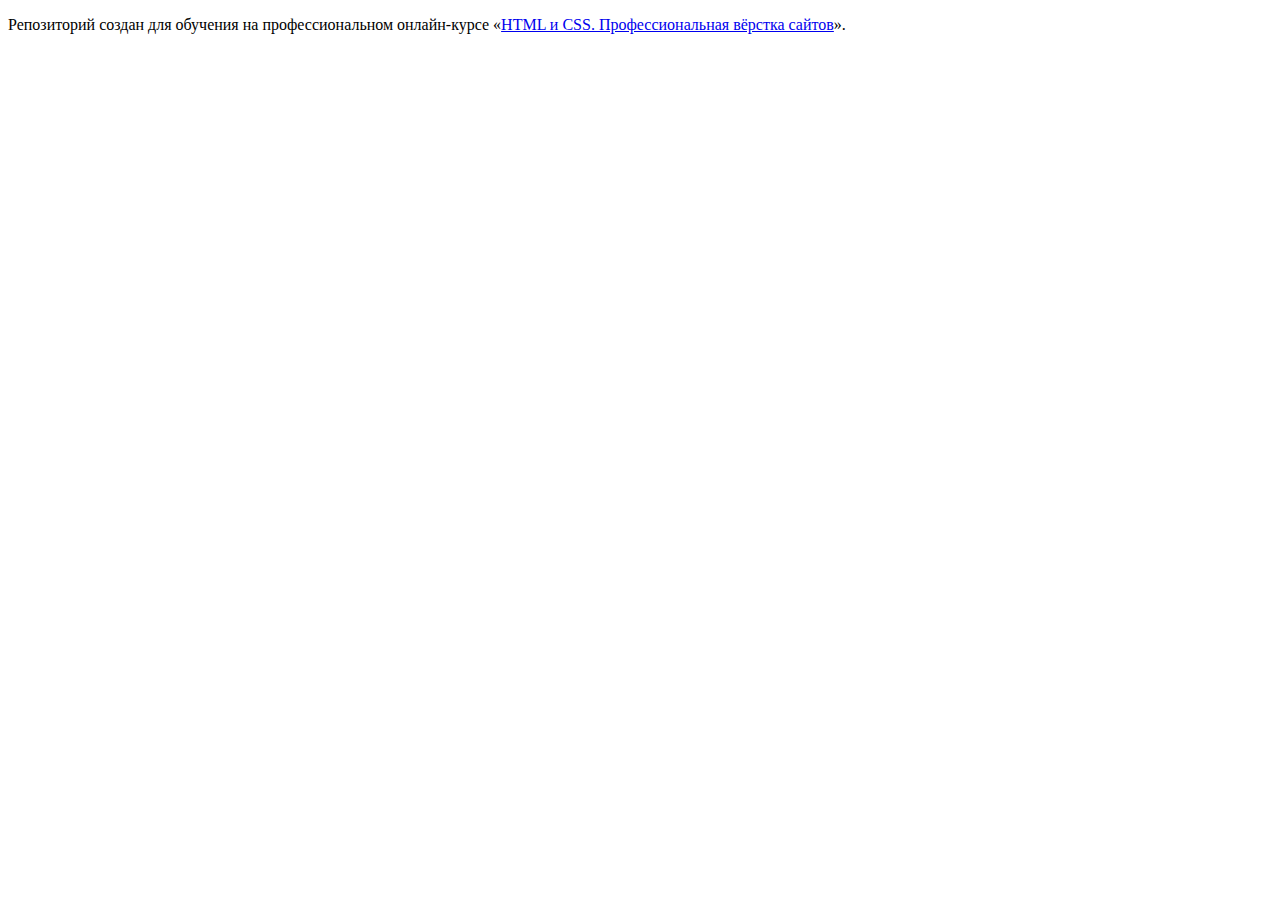
<file: 1/index.html>
<!DOCTYPE html>
<html lang="ru">
  <head>
    <meta charset="utf-8">
    <title>HTML Academy: Седона</title>
    <base href="https://htmlacademy-htmlcss.github.io/851151-sedona-34/1/">
</head>
  <body>

    <p>Репозиторий создан для обучения на профессиональном онлайн‑курсе «<a href="https://htmlacademy.ru/intensive/htmlcss">HTML и CSS. Профессиональная вёрстка сайтов</a>».</p>

  </body>
</html>
</file>
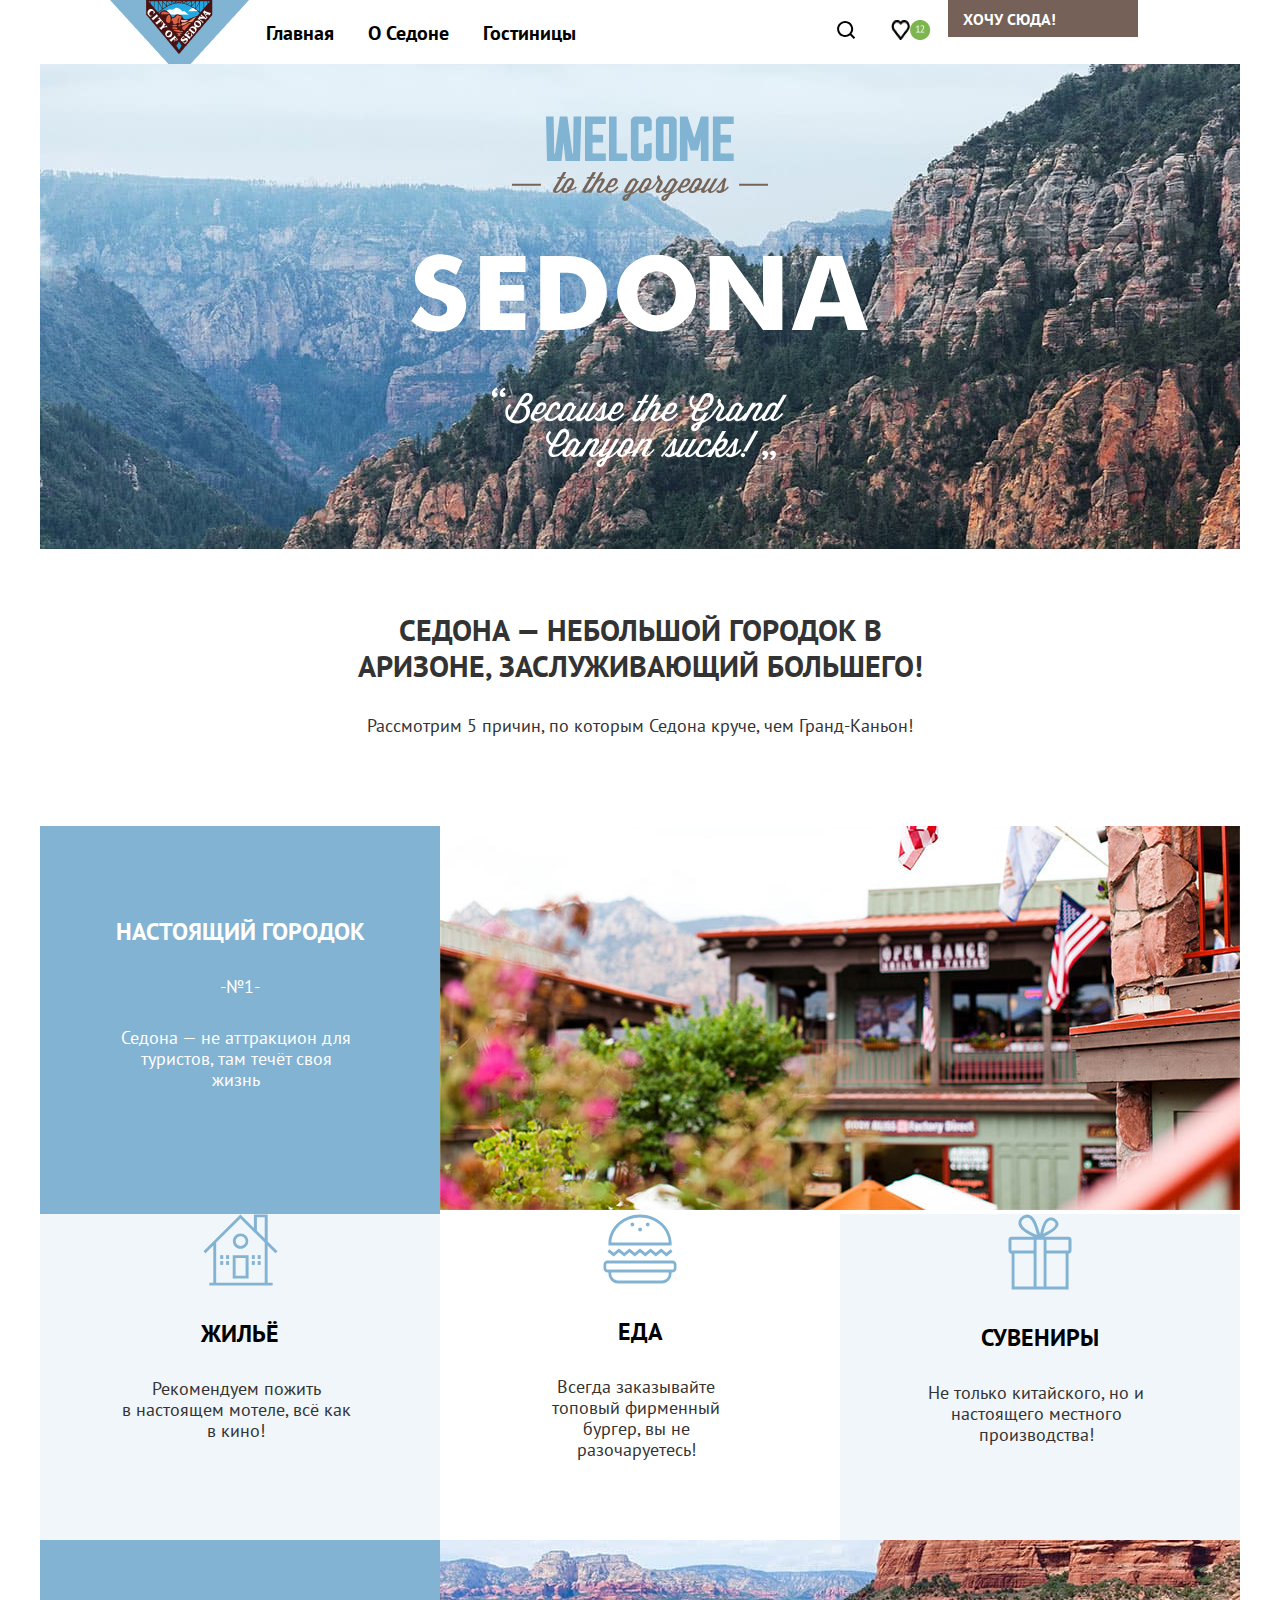
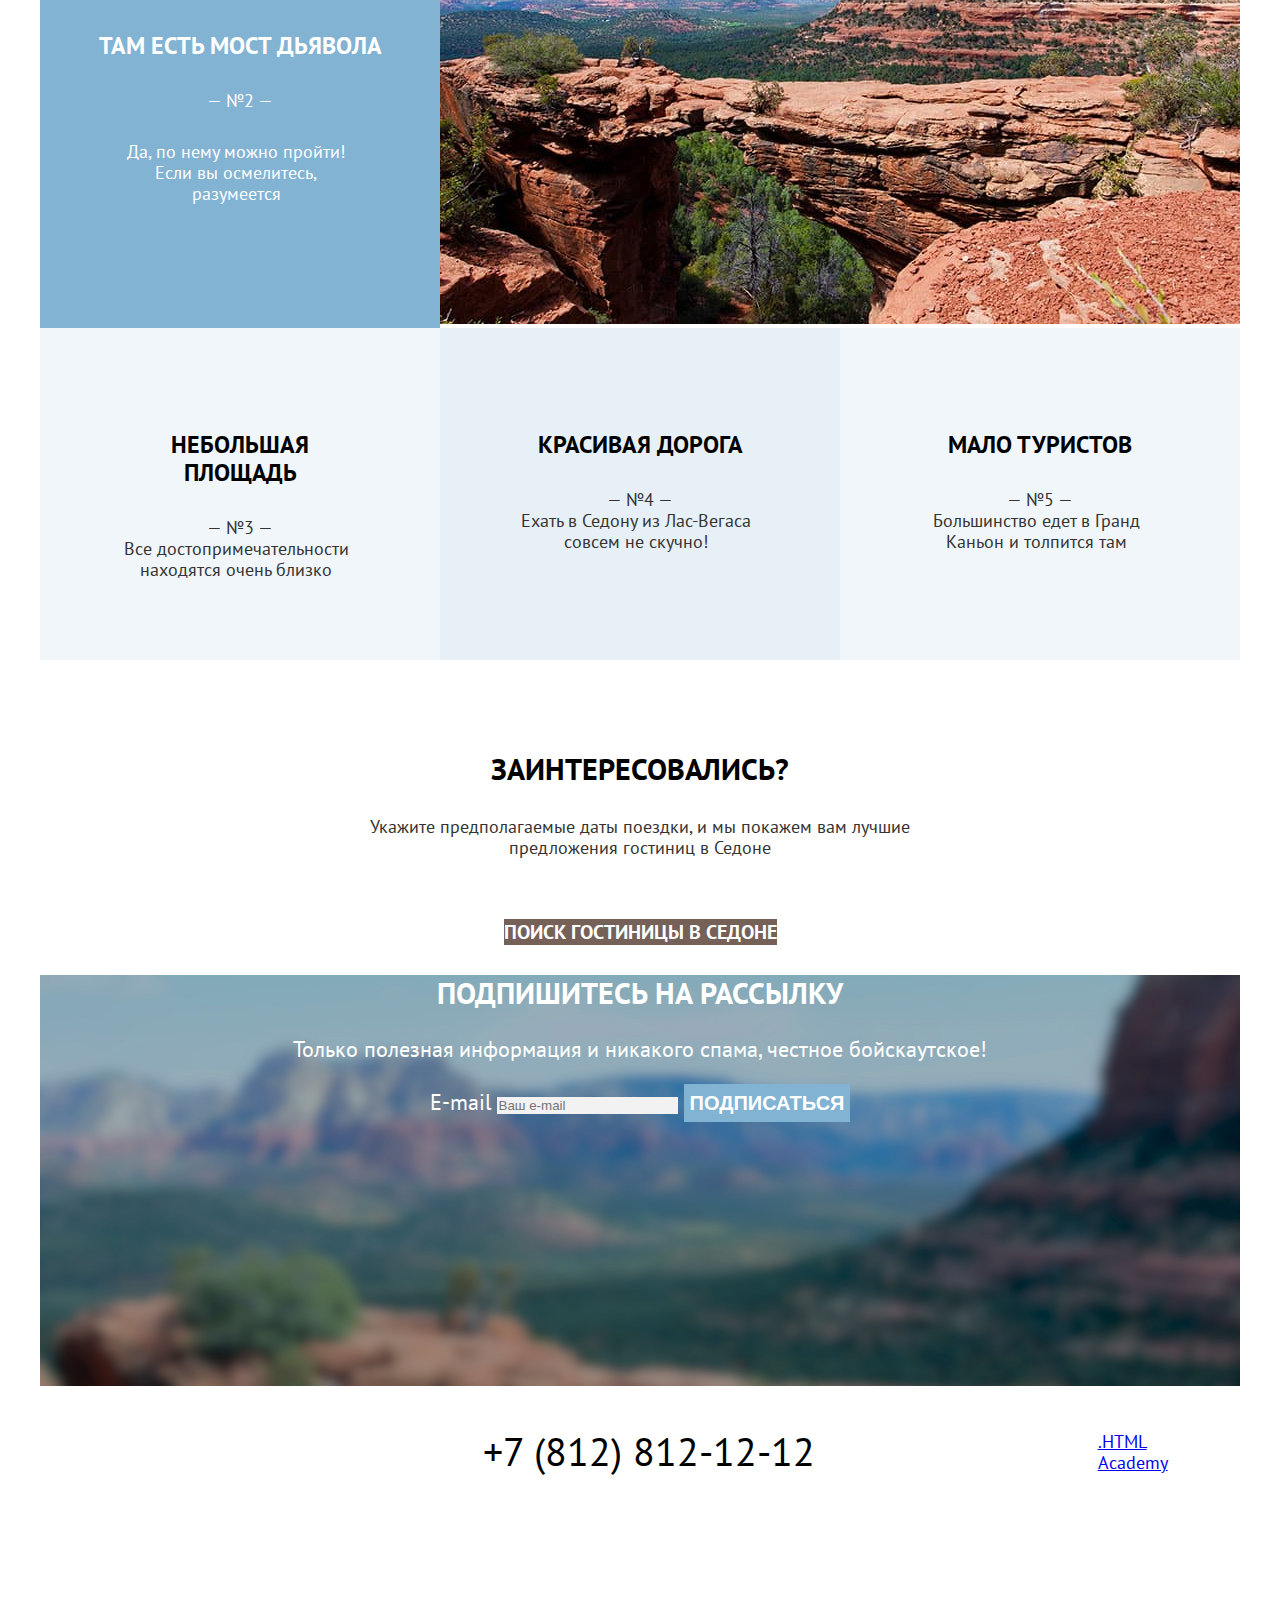
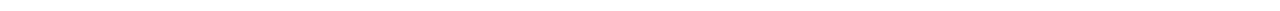
<file: project/index.html>
<!DOCTYPE html>
<html lang="ru">
  <head>
    <meta charset="utf-8">
    <title>HTML Academy: Седона</title>
    <link rel="stylesheet" href="styles/styles.css">
  </head>
  <body>
    <header class="main-header">
      <nav class="page-navigation">
        <a class="navigation-logo">
          <img class="main-header-logo" src="images/logo.png" alt="Логотип сайта города Седона" width="139" height="70">
        </a>
        <ul class="navigation-list">
          <li class="navigation-item">
            <a class="navigation-link navigation-link-current" href="index.html">Главная</a>
          </li>
          <li class="navigation-item">
            <a class="navigation-link" href="#">О Седоне</a>
          </li>
          <li class="navigation-item">
            <a class="navigation-link" href="catalog.html">Гостиницы</a>
          </li>
          </ul>
          <ul class="navigation-list navigation-user">
          <li class="navigation-item item-user">
            <a class="navigation-link" href="#">
              <img src="images/icon-search.svg" alt="значок поиска">
              <span class="visually-hidden">Поиск</span>
            </a>
            </li>
          <li class="navigation-item">
            <a class="navigation-link" href="#">
              <img src="images/favourite.png" alt="значок сердечко">
              <img src="images\favourites-number.png" alt="число гостиниц в избранном">
              <span class="visually-hidden">Избранное</span>
            </a>
          </li>
          <li class="navigation-item">
            <a class ="navigation-link link-to-catalog" href="catalog.html">Хочу сюда!</a>
          </li>
        </ul>
      </nav>
    </header>

    <main class="main-container main-index">
      <div class="page-container">
      <h1 class="visually-hidden">Sedona — онлайн-бронирование отелей в Седоне</h1>
      <div class="index-opening">
        <img class="title-image" src="images/welcome-to-the-gorgeous-sedona.svg" alt="Welcome to the gorgeous SEDONA because the Grand canyon sucks">
      </div>
      <section class="advantages">
        <h3 class="visually-hidden">Преимущества</h3>
        <p class="advantage-title">Седона — небольшой городок в Аризоне, заслуживающий большего!</p>
          <p class="advantage-intro">
        Рассмотрим 5 причин, по которым Седона круче, чем Гранд-Каньон!
          </p>
        <ul class="advantages-list">
          <li class="advantages-item real-place">
            <div class="real-city">
            <div class="super-blue">
          <h3 class="advantage-item-name-white">Настоящий городок</h3>
            <span class="number-sign">-№1-</span>
              <p class="advantage-item-description">Седона — не аттракцион для <br>туристов, там течёт своя <br>жизнь</p>
            </div>
            <div>
              <img src="images/real-city.jpg" alt="Вид из окна гостиницы" width="800" height="384">
            </div>
          </div>
          </li>
          <li class="three-reasons-to-visit">

            <ul class="first-advantages-item-list">
            <li class="first-advantages-item-blue">
              <img src="images/icon-rooms.svg" alt="Жилье" width="75" height="72">
                <h3 class="advantage-item-name">Жильё</h3>
                <p class="advantage-item-description">Рекомендуем пожить<br> в настоящем мотеле, всё как в кино!</p>
            </li>
            <li class="first-advantages-item">
              <img src="images/food.svg" alt="Еда" width="74" height="70">
                <h3 class="advantage-item-name">Еда</h3>
                <p class="advantage-item-description">Всегда заказывайте топовый фирменный бургер, вы не разочаруетесь!</p>
            </li>
            <li class="first-advantages-item-blue">
              <img src="images/icon-souvenires.svg" alt="Сувениры" width="64" height="76">
                <h3 class="advantage-item-name">Сувениры</h3>
                <p class="advantage-item-description">Не только китайского, но и настоящего местного производства!</p>
              </li>
            </ul>

          </li>
            <li class="advantages-item">
              <div class="item-bridge">
              <div class="super-blue">
              <h3 class="advantage-item-name-white">Там есть мост дьявола</h3>
              <span class="number-sign">— №2 —</span>
                <p class="advantage-item-description">Да, по нему можно пройти! Если вы осмелитесь, разумеется</p>
              </div>
                <div>
                <img src="images/devil-bridge.jpg" alt="Вид на каньон" width="800" height="384">
              </div>
            </div>
            </li>
            <li class="three-reasons-to-visit">
            <div class="reasons-to-visit-container">
              <ul class="second-advantages-item-list">
              <li class="advantages-item reason-to-visit">
              <h3 class="advantage-item-name second-list-name">Небольшая площадь</h3>
                <span class="number-sign">— №3 —</span>
                <p class="advantage-item-description">Все достопримечательности находятся очень близко</p>
              </li>
            <li class="advantages-item reason-to-visit-four">
              <h3 class="advantage-item-name second-list-name">Красивая дорога</h3>
                <span class="number-sign">— №4 —</span>
                <p class="advantage-item-description">Ехать в Седону из Лас-Вегаса совсем не скучно!</p>
            </li>
            <li class="advantages-item reason-to-visit">
                <h3 class="advantage-item-name second-list-name">Мало туристов</h3>
                  <span class="number-sign">— №5 —</span>
                  <p class="advantage-item-description">Большинство едет в Гранд Каньон и толпится там</p>
            </li>
              </ul>
            </div>
            </li>
        </ul>
      </section>
      <section class="hotel-search">
      <h2 class="how-interesting">Заинтересовались?</h2>
        <p class="wanna-try">Укажите предполагаемые даты поездки, и мы покажем вам лучшие предложения гостиниц в Седоне</p>
        <a class="button button-search" href="#">Поиск гостиницы в Седоне</a>
      </section>
      <section class="newsletter newsletter-main">
        <div class="subscribe">
       <h2>Подпишитесь на рассылку</h2>
        <p>Только полезная информация и никакого спама, честное бойскаутское!</p>
         <form class="newsletter-form" action="https://echo.htmlacademy.ru/" method="post">
          <label for="newsletter-email">E-mail</label>
           <input class="field" placeholder="Ваш e-mail" type="email" name="newsletter-email" id="newsletter-email">
            <button class="button newsletter-button" type="submit">
             <span class="newsletter-button-subscribe">Подписаться</span>
             </button>
          </form>
        </div>
       </section>
      </div>
    </main>

    <footer class="page-footer">
      <div class="footer-container">
     <section class="footer-social">
      <h3 class="visually-hidden">Социальные сети</h3>
        <ul class="footer-social-list">
         <li class="footer-social-item">
          <a class="button" href="https://vk.com/htmlacademy">
           <span class="visually-hidden">VK</span>
          </a>
         </li>
         <li class="footer-social-item">
          <a class="button" href="https://t.me/htmlacademy">
           <span class="visually-hidden">Telegram</span>
          </a>
         </li>
         <li class="footer-social-item">
          <a class="button" href="https://www.youtube.com/user/htmlacademy">
           <span class="visually-hidden">YouTube</span>
          </a>
         </li>
        </ul>
     </section>
     <section class="footer-contacts">
       <h3 class="visually-hidden">Контакты</h3>
        <a class="contacts-phone" href="tel:88128121212">+7 (812) 812-12-12</a>
     </section>
      <section class="footer-made-by">
       <h3 class="visually-hidden">Создатель сайта</h3>
        <a class="htmlacademy-link" href="https://htmlacademy.ru/">.HTML Academy</a>
       </section>
       </div>
    </footer>
  </body>
</html>
</file>
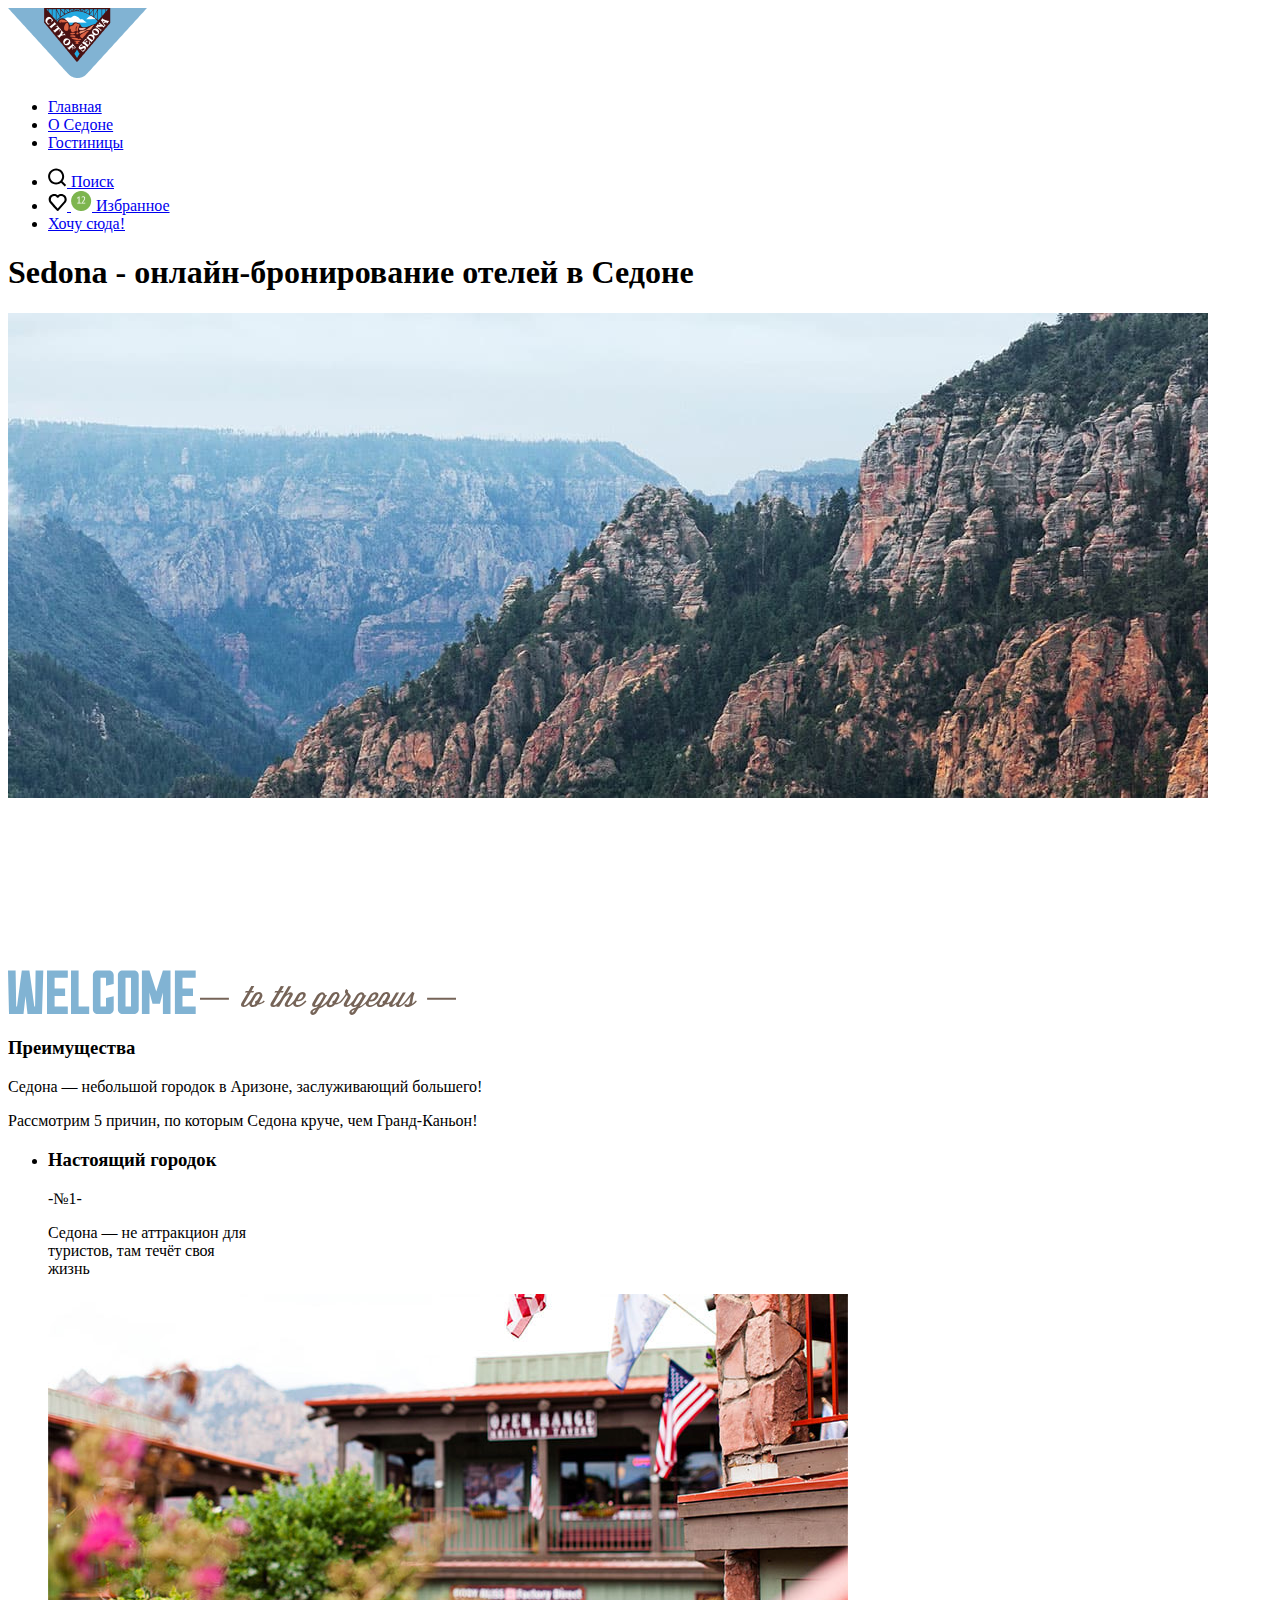
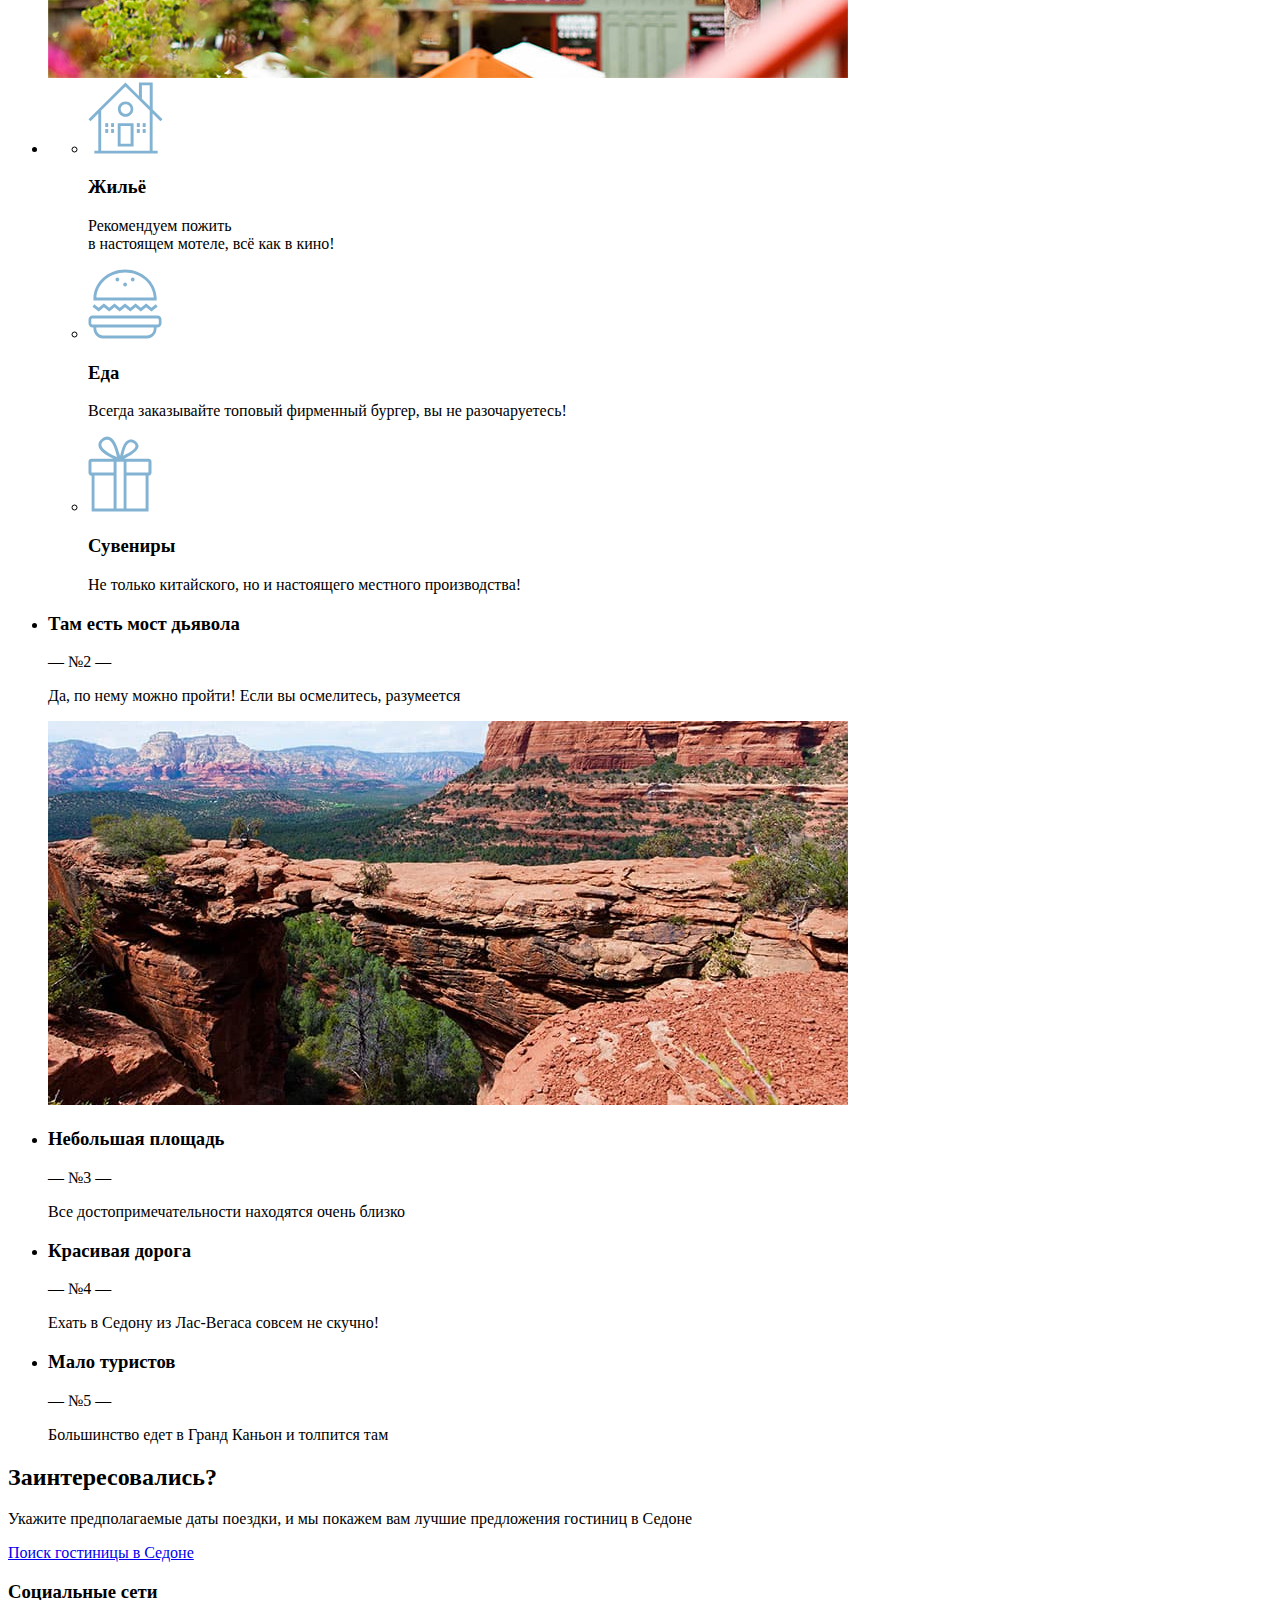
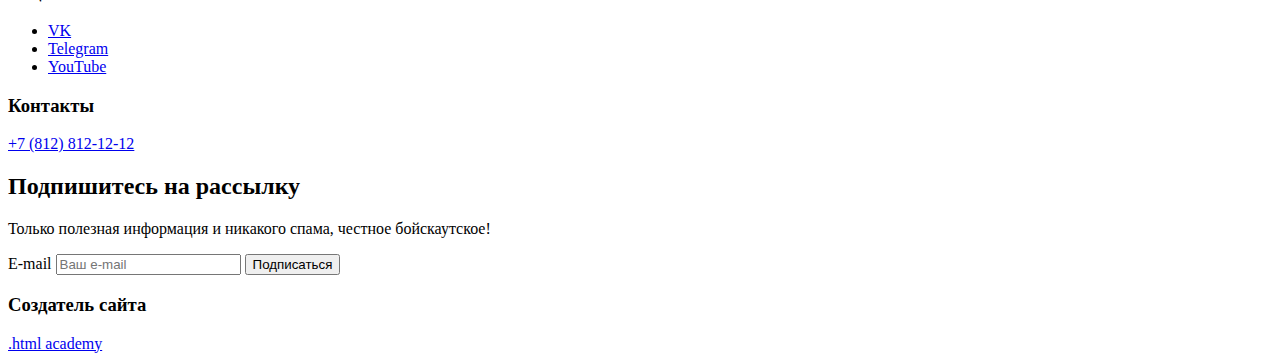
<file: 3/project/index.html>
<!DOCTYPE html>
<html lang="ru">
  <head>
    <meta charset="utf-8">
    <title>HTML Academy: Седона</title>
  </head>
  <body>
<header class="main-header">
  <nav class="page-navigation">
    <a class="navigation-logo" href="index.html">
      <img class="main-header-logo" src="images/logo.png" alt="Логотип сайта города Седона" width="139" height="70">
    </a>
     <ul class="navigation-list">
      <li class="navigation-item">
        <a class="navigation-link navigation-link-current" href="index.html">Главная</a>
       </li>
      <li class="navigation-item">
        <a class="navigation-link" href="#">О Седоне</a>
       </li>
      <li class="navigation-item">
        <a class="navigation-link" href="catalog.html">Гостиницы</a>
       </li>
       </ul>
      <ul class="navigation-list navigation-user">
       <li class="navigation-item">
        <a href="#">
          <img src="images/icon-search.svg" alt="значок поиска">
          <span class="visually-hidden">Поиск</span>
        </a>
        </li>
       <li class="navigation-item">
        <a href="#">
          <img src="images/favourite.svg" alt="значок сердечко">
          <img src="images\Цифра.png" alt="число гостиниц в избранном">
           <span class="visually-hidden">Избранное</span>
        </a>
       </li>
       <li class="navigation-item">
        <a href="catalog.html">Хочу сюда!</a>
       </li>
     </ul>
   </nav>
</header>

    <main class="main-index">
       <h1 class="visually-hidden">Sedona - онлайн-бронирование отелей в Седоне</h1>
        <img class="main-background" src="images/index-background (1).jpg" width="1200" height="485">
        <img src="images/WELCOME (1).svg" alt="Welcome" width="187.7" height="44.7">
        <img src="images/to the gorgeous (1).svg" alt="to the gorgeous" width="256" height="28.78">
        <img src="images/SEDONA because the Grand canyon sucks (1).svg" alt="SEDONA "Because the Grand Canyon sucks!"" width="456.7" heght="212.77">
         <section class="advantages">
          <h3 class="visually-hidden">Преимущества</h3>
           <div>
            <p class="welcome-word">Седона — небольшой городок в Аризоне, заслуживающий большего!</p>
             <p>
           Рассмотрим 5 причин, по которым Седона круче, чем Гранд-Каньон!
             </p>
           </div>
           <ul class="avantages-list">
             <li class="advantages-item-real-place">
              <h3>Настоящий городок</h3>
                <span>-№1-</span>
                 <p>Седона — не аттракцион для <br>туристов, там течёт своя <br>жизнь</p>
                  <img src="images/real city (1).jpg" alt="Вид из окна гостиницы" width="800" height="384">
              </li>
              <li class="three-reasons-to-visit">
               <ul class="first-advantages-item-list">
                <li class="first-advantages-item-blue">
                  <img src="images/icon-rooms.svg" alt="Жилье" width="75" height="72">
                   <h3>Жильё</h3>
                    <p>Рекомендуем пожить<br> в настоящем мотеле, всё как в кино!</p>
                 </li>
                <li class="first-advantages-item">
                  <img src="images/food.svg" alt="Еда" width="74" height="70">
                   <h3>Еда</h3>
                    <p>Всегда заказывайте топовый фирменный бургер, вы не разочаруетесь!</p>
                  </li>
                <li class="first-advantages-item-blue">
                  <img src="images/icon-souvenires.svg" alt="Сувениры" width="64" height="76">
                   <h3>Сувениры</h3>
                    <p>Не только китайского, но и настоящего местного производства!</p>
                 </li>
                </ul>
              </li>
               <li class="advantages-item">
                 <h3>Там есть мост дьявола</h3>
                  <span>— №2 —</span>
                   <p>Да, по нему можно пройти! Если вы осмелитесь, разумеется</p>
                    <img src="images/devil bridge (1).jpg" alt="Вид на каньон" width="800" height="384">
                </li>
               <li class="advantages-item">
                  <h3>Небольшая площадь</h3>
                   <span>— №3 —</span>
                    <p>Все достопримечательности находятся очень близко</p>
                 </li>
               <li class="advantages-item">
                  <h3>Красивая дорога</h3>
                   <span>— №4 —</span>
                    <p>Ехать в Седону из Лас-Вегаса совсем не скучно!</p>
                 </li>
               <li class="advantages-item">
                    <h3>Мало туристов</h3>
                     <span>— №5 —</span>
                      <p>Большинство едет в Гранд Каньон и толпится там</p>
                 </li>
              </ul>
          </section>
       <section class="hotel-search">
        <h2>Заинтересовались?</h2>
         <p>Укажите предполагаемые даты поездки, и мы покажем вам лучшие предложения гостиниц в Седоне</p>
          <a class="button button-search" href="#">Поиск гостиницы в Седоне</a>
       </section>
     </main>
    <footer class="page-footer">
     <section class="footer-social">
      <h3 class="visually-hidden">Социальные сети</h3>
        <ul class="footer-social-list">
         <li class="footer-social-item">
          <a class="button" href="https://vk.com/htmlacademy">
           <span class="visually-hidden">VK</span>
          </a>
         </li>
         <li class="footer-social-item">
          <a class="button" href="https://t.me/htmlacademy">
           <span class="visually-hidden">Telegram</span>
          </a>
         </li>
         <li class="footer-social-item">
          <a class="button" href="https://www.youtube.com/user/htmlacademy">
           <span class="visually-hidden">YouTube</span>
          </a>
         </li>
        </ul>
       </section>
      <section class="footer-contacts">
       <h3 class="visually-hidden">Контакты</h3>
        <a class="contacts-phone" href="tel:88128121212">+7 (812) 812-12-12</a>
       </section>
       <div class="main-footer-background" width="1200" height="411">
        <section class="newsletter">
         <h2>Подпишитесь на рассылку</h2>
          <p>Только полезная информация и никакого спама, честное бойскаутское!</p>
           <form class="newsletter-form" action="https://echo.htmlacademy.ru/" method="post">
            <label for="newsletter-email">E-mail</label>
             <input class="field" placeholder="Ваш e-mail" type="email" name="newsletter-email" id="newsletter-email">
              <button class="button newsletter-button" type="submit">
               <span class="newsletter-button-subscribe">Подписаться</span>
               </button>
            </form>
         </section>
        </div>
      <section class="footer-made-by">
       <h3 class="visually-hidden">Создатель сайта</h3>
        <a class="htmlacademy-link" href="https://htmlacademy.ru/">.html academy</a>
       </section>
     </footer>
   </body>
</html>
</file>
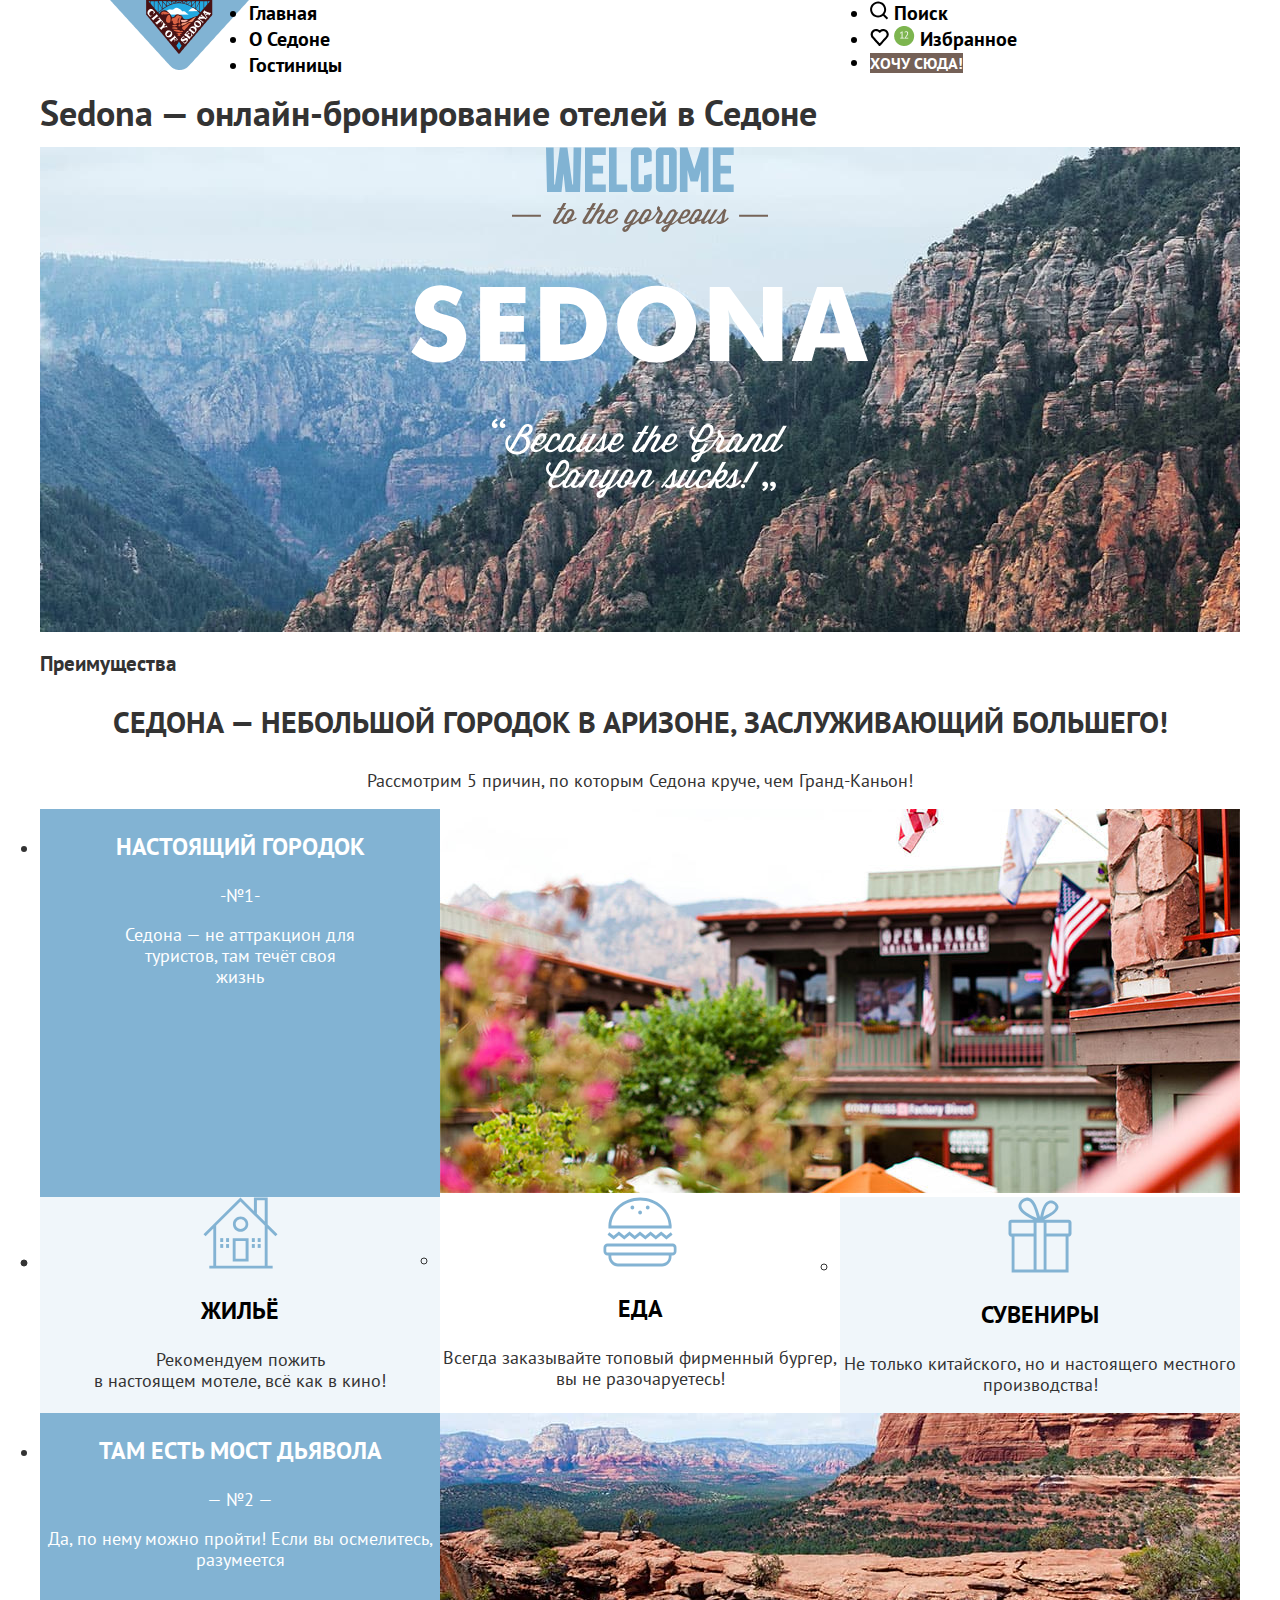
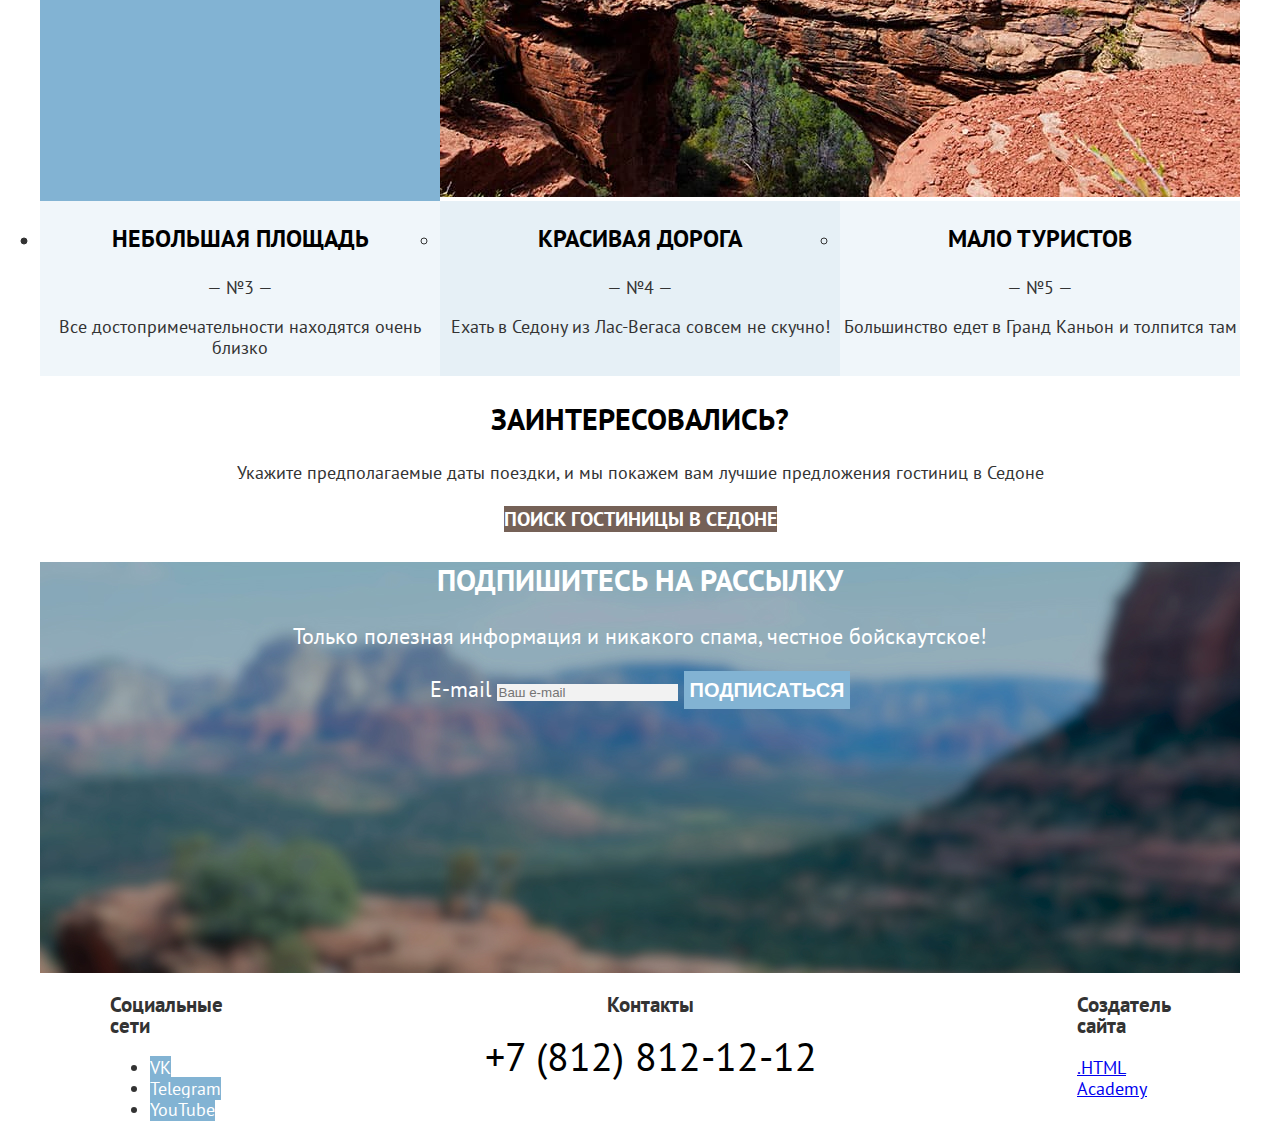
<file: 5/project/index.html>
<!DOCTYPE html>
<html lang="ru">
  <head>
    <meta charset="utf-8">
    <title>HTML Academy: Седона</title>
    <link rel="stylesheet" href="styles/styles.css">
  </head>
  <body>
    <header class="main-header">
      <nav class="page-navigation">
        <a class="navigation-logo">
          <img class="main-header-logo" src="images/logo.png" alt="Логотип сайта города Седона" width="139" height="70">
        </a>
        <ul class="navigation-list">
          <li class="navigation-item">
            <a class="navigation-link navigation-link-current" href="index.html">Главная</a>
          </li>
          <li class="navigation-item">
            <a class="navigation-link" href="#">О Седоне</a>
          </li>
          <li class="navigation-item">
            <a class="navigation-link" href="catalog.html">Гостиницы</a>
          </li>
          </ul>
          <ul class="navigation-list navigation-user">
          <li class="navigation-item">
            <a class="navigation-link" href="#">
              <img src="images/icon-search.svg" alt="значок поиска">
              <span class="visually-hidden">Поиск</span>
            </a>
            </li>
          <li class="navigation-item">
            <a class="navigation-link" href="#">
              <img src="images/favourite.png" alt="значок сердечко">
              <img src="images\favourites-number.png" alt="число гостиниц в избранном">
              <span class="visually-hidden">Избранное</span>
            </a>
          </li>
          <li class="navigation-item">
            <a class ="navigation-link link-to-catalog" href="catalog.html">Хочу сюда!</a>
          </li>
        </ul>
      </nav>
    </header>

    <main class="main-container main-index">
      <div class="page-container">
      <h1 class="visually-hidden">Sedona — онлайн-бронирование отелей в Седоне</h1>
      <div class="index-opening">
        <img class="title-image" src="images/welcome-to-the-gorgeous-sedona.svg" alt="Welcome to the gorgeous SEDONA because the Grand canyon sucks">
      </div>
      <section class="advantages">
        <h3 class="visually-hidden">Преимущества</h3>
        <p class="advantage-title">Седона — небольшой городок в Аризоне, заслуживающий большего!</p>
          <p class="advantage-intro">
        Рассмотрим 5 причин, по которым Седона круче, чем Гранд-Каньон!
          </p>
        <ul class="advantages-list">
          <li class="advantages-item real-place">
            <div class="real-city">
            <div class="super-blue">
          <h3 class="advantage-item-name-white">Настоящий городок</h3>
            <span>-№1-</span>
              <p>Седона — не аттракцион для <br>туристов, там течёт своя <br>жизнь</p>
            </div>
            <div>
              <img src="images/real-city.jpg" alt="Вид из окна гостиницы" width="800" height="384">
            </div>
          </div>
          </li>
          <li class="three-reasons-to-visit">

            <ul class="first-advantages-item-list">
            <li class="first-advantages-item-blue">
              <img src="images/icon-rooms.svg" alt="Жилье" width="75" height="72">
                <h3 class="advantage-item-name">Жильё</h3>
                <p>Рекомендуем пожить<br> в настоящем мотеле, всё как в кино!</p>
            </li>
            <li class="first-advantages-item">
              <img src="images/food.svg" alt="Еда" width="74" height="70">
                <h3 class="advantage-item-name">Еда</h3>
                <p>Всегда заказывайте топовый фирменный бургер, вы не разочаруетесь!</p>
            </li>
            <li class="first-advantages-item-blue">
              <img src="images/icon-souvenires.svg" alt="Сувениры" width="64" height="76">
                <h3 class="advantage-item-name">Сувениры</h3>
                <p>Не только китайского, но и настоящего местного производства!</p>
              </li>
            </ul>

          </li>
            <li class="advantages-item">
              <div class="item-bridge">
              <div class="super-blue">
              <h3 class="advantage-item-name-white">Там есть мост дьявола</h3>
              <span>— №2 —</span>
                <p>Да, по нему можно пройти! Если вы осмелитесь, разумеется</p>
              </div>
                <div>
                <img src="images/devil-bridge.jpg" alt="Вид на каньон" width="800" height="384">
              </div>
            </div>
            </li>
            <li class="three-reasons-to-visit">
            <div class="reasons-to-visit-container">
              <ul class="second-advantages-item-list">
              <li class="advantages-item reason-to-visit">
              <h3 class="advantage-item-name">Небольшая площадь</h3>
                <span>— №3 —</span>
                <p>Все достопримечательности находятся очень близко</p>
              </li>
            <li class="advantages-item reason-to-visit-four">
              <h3 class="advantage-item-name">Красивая дорога</h3>
                <span>— №4 —</span>
                <p>Ехать в Седону из Лас-Вегаса совсем не скучно!</p>
            </li>
            <li class="advantages-item reason-to-visit">
                <h3 class="advantage-item-name">Мало туристов</h3>
                  <span>— №5 —</span>
                  <p>Большинство едет в Гранд Каньон и толпится там</p>
            </li>
              </ul>
            </div>
            </li>
        </ul>
      </section>
      <section class="hotel-search">
      <h2 class="how-interesting">Заинтересовались?</h2>
        <p>Укажите предполагаемые даты поездки, и мы покажем вам лучшие предложения гостиниц в Седоне</p>
        <a class="button button-search" href="#">Поиск гостиницы в Седоне</a>
      </section>
      <section class="newsletter newsletter-main">
        <div class="subscribe">
       <h2>Подпишитесь на рассылку</h2>
        <p>Только полезная информация и никакого спама, честное бойскаутское!</p>
         <form class="newsletter-form" action="https://echo.htmlacademy.ru/" method="post">
          <label for="newsletter-email">E-mail</label>
           <input class="field" placeholder="Ваш e-mail" type="email" name="newsletter-email" id="newsletter-email">
            <button class="button newsletter-button" type="submit">
             <span class="newsletter-button-subscribe">Подписаться</span>
             </button>
          </form>
        </div>
       </section>
      </div>
    </main>

    <footer class="page-footer">
      <div class="footer-container">
     <section class="footer-social">
      <h3 class="visually-hidden">Социальные сети</h3>
        <ul class="footer-social-list">
         <li class="footer-social-item">
          <a class="button" href="https://vk.com/htmlacademy">
           <span class="visually-hidden">VK</span>
          </a>
         </li>
         <li class="footer-social-item">
          <a class="button" href="https://t.me/htmlacademy">
           <span class="visually-hidden">Telegram</span>
          </a>
         </li>
         <li class="footer-social-item">
          <a class="button" href="https://www.youtube.com/user/htmlacademy">
           <span class="visually-hidden">YouTube</span>
          </a>
         </li>
        </ul>
     </section>
     <section class="footer-contacts">
       <h3 class="visually-hidden">Контакты</h3>
        <a class="contacts-phone" href="tel:88128121212">+7 (812) 812-12-12</a>
     </section>
      <section class="footer-made-by">
       <h3 class="visually-hidden">Создатель сайта</h3>
        <a class="htmlacademy-link" href="https://htmlacademy.ru/">.HTML Academy</a>
       </section>
       </div>
    </footer>
  </body>
</html>
</file>
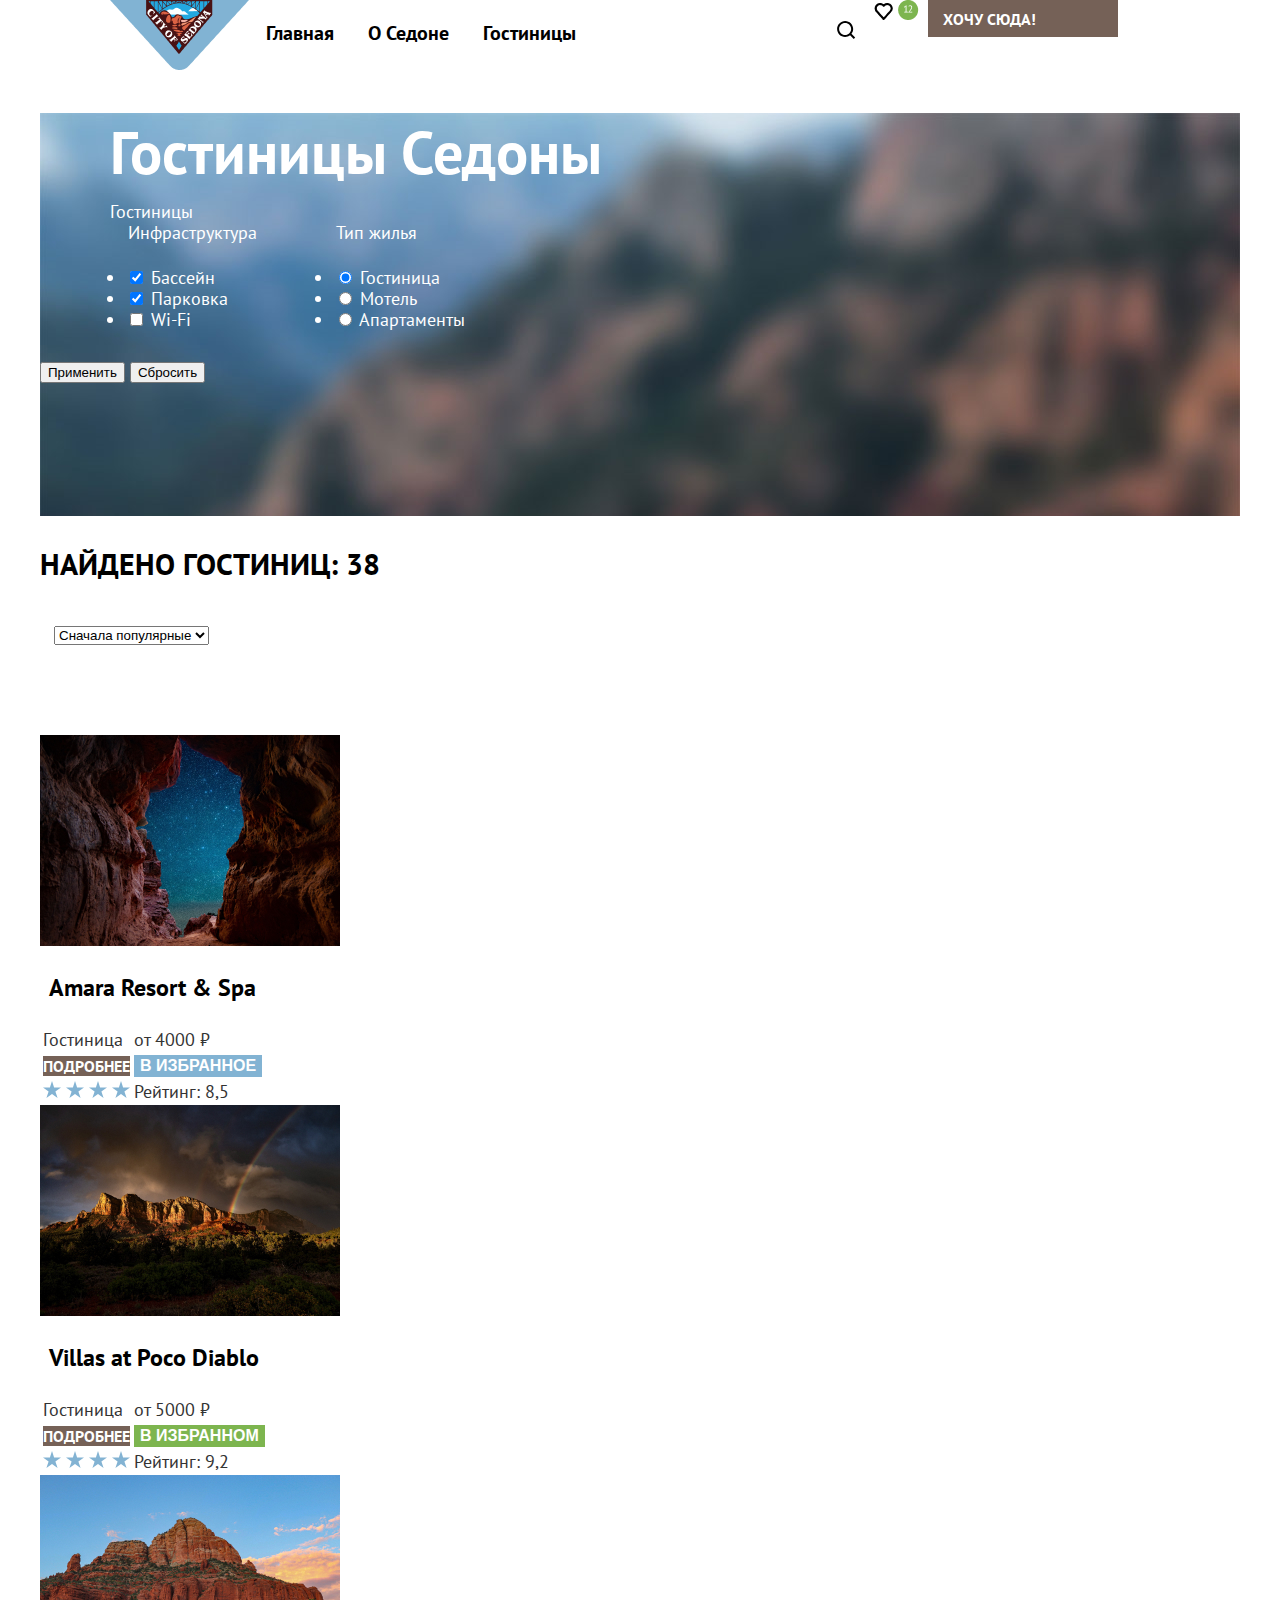
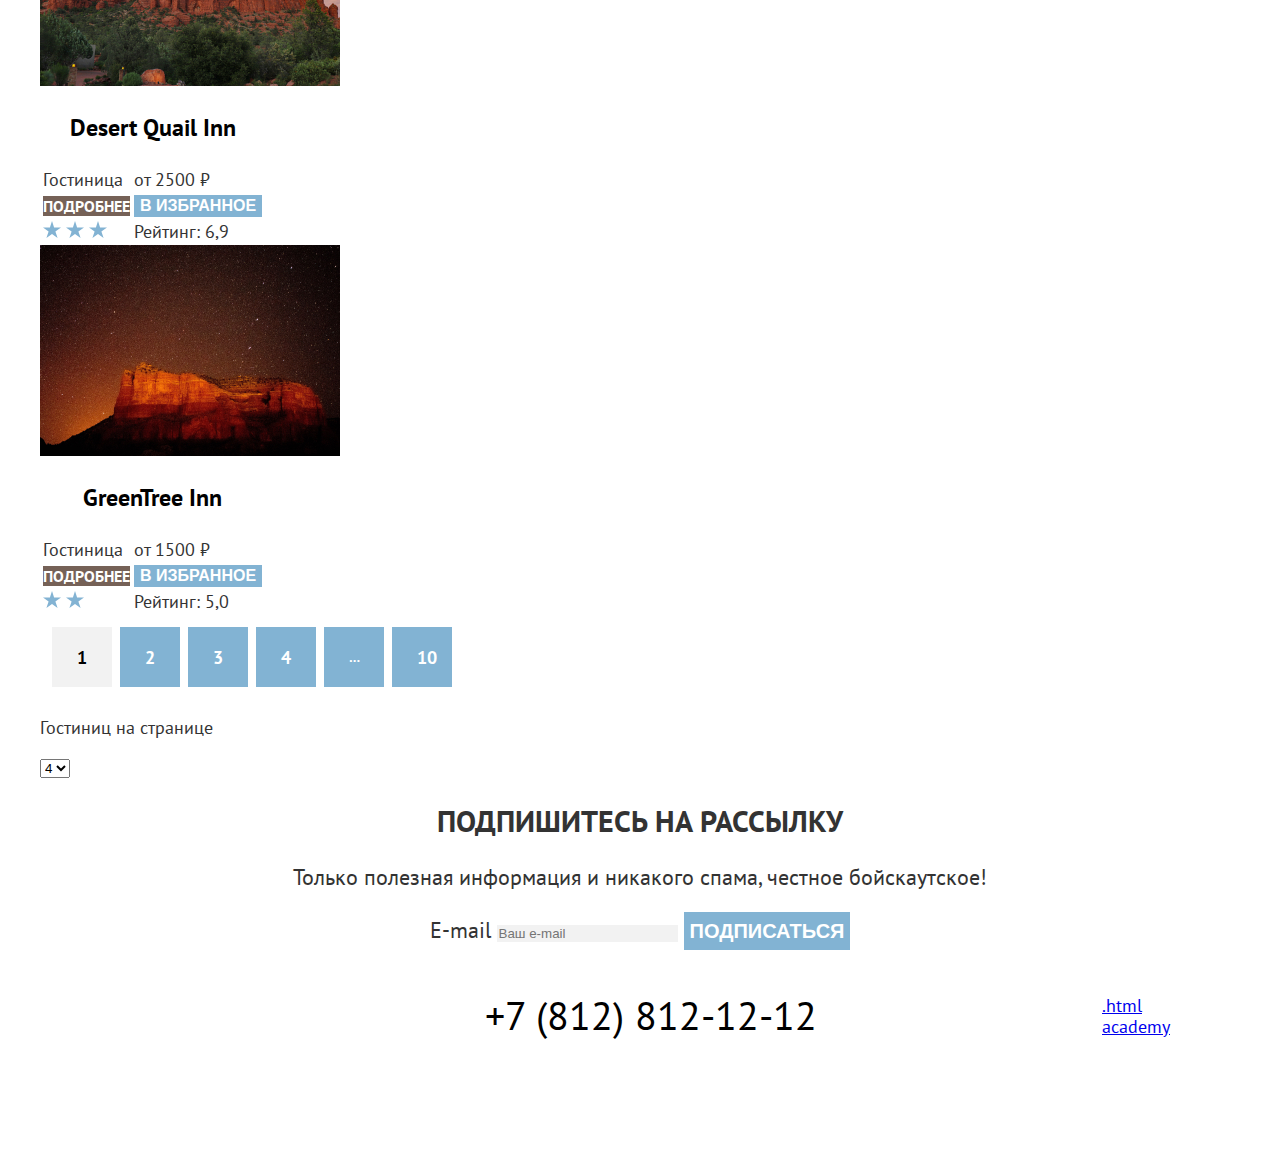
<file: project/catalog.html>
<!DOCTYPE html>
<html lang="ru">
  <head>
    <meta charset="utf-8">
    <title>HTML Academy: Седона</title>
    <link rel="stylesheet" href="styles/styles.css">
  </head>
  <body>
   <header class="main-header">
    <nav class="page-navigation">
     <a class="navigation-logo" href="index.html">
      <img class="main-header-logo" alt="Логотип сайта города Седона" src="images/logo.png" width="139" height="70">
     </a>
       <ul class="navigation-list">
        <li class="navigation-item">
         <a class="navigation-link" href="index.html">Главная</a>
        </li>
        <li class="navigation-item">
         <a class="navigation-link" href="#">О Седоне</a>
        </li>
        <li class="navigation-item">
         <a class="navigation-link navigation-link-current" href="catalog.html">Гостиницы</a>
        </li>
       </ul>
      <ul class="navigation-list navigation-user">
       <li class="navigation-item">
        <a class="navigation-link" href="#">
          <img src="images/icon-search.svg" alt="значок поиска">
          <span class="visually-hidden">Поиск</span></a>
       </li>
       <li class="navigation-item">
        <img src="images/favourite.png" alt="значок сердечко">
          <img src="images/favourites-number.png" alt="число гостиниц в избранном">
           <a class="navigation-link" href="#"><span class="visually-hidden">Избранное</span></a>
       </li>
       <li class="navigation-item">
        <a class ="navigation-link link-to-catalog" href="catalog.html">Хочу сюда!</a>
       </li>
      </ul>
    </nav>
   </header>

   <main class="main-inner">
    <div class="page-container">
    <div class="inner-filters-list">
    <header class="inner-header">
     <h1 class="inner-header-title">Гостиницы Седоны</h1>
      <ul class="breadcrumbs">
       <li class="breadcrumbs-item">
        <a class="button" href="index.html">
          <span class="visually-hidden">На главную</span>
        </a>
       </li>
       <li class="breadcrumbs-item">
        <a class="breadcrumbs-item-link">Гостиницы</a>
       </li>
      </ul>
    </header>
    <section class="catalog-hotels">
    <div class="catalog-hotels-filters">
    <h2 class="visually-hidden" hidden>Список гостиниц с фильтрами</h2>

     <form class="catalog-filter" action="https://echo.htmlacademy.ru/" method="get">
      <fieldset class="catalog-filter-group">
        <legend class="catalog-filter-title">Инфраструктура</legend>
         <ul class="catalog-filter-list">
          <li class="catalog-filter-item">
           <label class="control">
            <input class="control-input" type="checkbox" name="swimming-pool" checked>
          Бассейн
           </label>
          </li>
          <li class="catalog-filter-item">
            <label class="control">
              <input class="control-input" type="checkbox" name="parking" checked>
              Парковка
            </label>
          </li>
          <li class="catalog-filter-item">
            <label class="control">
              <input class="control-input" type="checkbox" name="wi-fi">
                  Wi-Fi
            </label>
           </li>
         </ul>
      </fieldset>

      <fieldset class="catalog-filter-group">
      <legend class="catalog-filter-title">Тип жилья</legend>
        <ul class="catalog-filter-list">
        <li class="catalog-filter-item">
          <label class="control">
          <input class="control-input" type="radio" name="rooms-type" value="hotel" checked>

      Гостиница
          </label>
        </li>
        <li class="catalog-filter-item">
          <label class="control">
          <input class="control-input" type="radio" name="rooms-type" value="motel">

      Мотель
          </label>
        </li>
        <li class="catalog-filter-item">
        <label class="control">
          <input class="control-input" type="radio" name="rooms-type" value="apartments">
      Апартаменты
        </label>
        </li>
        </ul>
      </fieldset>
     </form>
     <button class="button" type="submit">Применить</button>
     <button class="button-clear" type="submit">Сбросить</button>
    </div>
    </div>
    <div class="founded-hotels-list">
     <p class="search-results">Найдено гостиниц: 38</p>
      <div class="sorting-container">
      <select class="select-control" aria-label="Сортировка">
      <option value="popular">Сначала популярные</option>
      <option value="cheap">Сначала дешёвые</option>
      <option value="expensive">Сначала дорогие</option>
      </select>
      </div>
     <a class="button button-current" href="#">
      <span class="visually-hidden">Показать карточки плиткой</span>
     </a>
     <a class="button" href="#">
      <span class="visually-hidden">Показать карточки отдельными слайдами</span>
     </a>
     <a href="#" class="button">
      <span class="visually-hidden">Показать карточки списком</span>
     </a>
    </div>

     <ul class="hotels-list">
      <li class="hotels-item">
        <a class="hotels-item-link">
          <img src="images/amara.jpg" alt="Amara Resort & SPA" width="300" height="211">
         </a>
        <table>
          <caption><h3 class="hotel-item-title">Amara Resort & Spa</h3></caption>
           <tr>
            <td>Гостиница</td>
            <td>от 4000 ₽</td>
            </tr>
           <tr>
            <td>
              <a href="#" class="hotel-card-button button-view-information">
                <span>Подробнее</span>
              </a>
             </td>
            <td>
              <button class="button button-add-to-favourite" type="submit">В избранное</button>
            </td>
          </tr>
          <tr>
            <td>
              <img src="images/star-rate.svg" class="star" alt="звезда">
              <img src="images/star-rate.svg" class="star" alt="звезда">
              <img src="images/star-rate.svg" class="star" alt="звезда">
              <img src="images/star-rate.svg" class="star" alt="звезда">
             </td>
            <td><span class="rate-level">Рейтинг: 8,5</span></td>
           </tr>
        </table>
      </li>
      <li class="hotels-item">
        <a class="hotel-item-link">
         <img src="images/villas-at-poco.jpg" alt="Villas at Poco Diablo" width="300" height="211">
         </a>
        <table>
          <caption><h3 class="hotel-item-title">Villas at Poco Diablo</h3></caption>
           <tr>
            <td>Гостиница</td>
            <td>от 5000 ₽</td>
           </tr>
          <tr>
            <td>
              <a href="#" class="hotel-card-button button-view-information">
                <span>Подробнее</span>
              </a>
            </td>
            <td>
                <button class="button button-added-to-favourite" type="submit">В избранном</button>
            </td>
           </tr>
          <tr>
            <td>
              <img src="images/star-rate.svg" class="star" alt="звезда">
              <img src="images/star-rate.svg" class="star" alt="звезда">
              <img src="images/star-rate.svg" class="star" alt="звезда">
              <img src="images/star-rate.svg" class="star" alt="звезда">
             </td>
            <td>
              <span class="rate-level">Рейтинг: 9,2</span></td>
           </tr>
         </table>
      </li>
      <li class="hotels-item">
        <a class="hotel-item-link">
         <img src="images/desert-quail.jpg" alt="Desert Quail Inn" width="300" height="211">
        </a>
        <table>
          <caption><h3 class="hotel-item-title">Desert Quail Inn</h3></caption>
          <tr>
            <td>Гостиница</td>
            <td>от 2500 ₽</td>
          </tr>
          <tr>
            <td>
              <a href="#" class="hotel-card-button button-view-information">
                <span>Подробнее</span>
              </a>
            </td>
            <td>
                <button class="button button-add-to-favourite" type="submit">В избранное</button>
            </td>
          </tr>
          <tr>
            <td>
              <img src="images/star-rate.svg" class="star" alt="звезда">
              <img src="images/star-rate.svg" class="star" alt="звезда">
              <img src="images/star-rate.svg" class="star" alt="звезда">
             </td>
            <td>
              <span class="rate-level">Рейтинг: 6,9</span></td>
           </tr>
         </table>
      </li>
      <li class="hotels-item">
        <a class="hotel-item-link">
         <img src="images/GreenTree.jpg" alt="GreenTree Inn" width="300" height="211">
        </a>
        <table>
          <caption><h3 class="hotel-item-title">GreenTree Inn</h3></caption>
           <tr>
            <td>Гостиница</td>
            <td>от 1500 ₽</td>
            </tr>
           <tr>
            <td>
              <a href="#" class="hotel-card-button button-view-information">
                <span>Подробнее</span>
              </a>
            </td>
            <td>
              <button class="button button-add-to-favourite" type="submit">В избранное</button>
             </td>
            </tr>
           <tr>
            <td>
              <img src="images/star-rate.svg" class="star" alt="звезда">
              <img src="images/star-rate.svg" class="star" alt="звезда">
            </td>
            <td>
              <span class="rate-level">Рейтинг: 5,0</span></td>
          </tr>
        </table>
      </li>
     </ul>

     <div class="pagination-container">
     <ul class="pagination">
      <li class="pagination-item">
        <a class="pagination-link pagination-current">1</a>
      </li>
      <li class="pagination-item">
        <a class="pagination-link" href="#">2</a>
      </li>
      <li class="pagination-item">
        <a class="pagination-link" href="#">3</a>
      </li>
      <li class="pagination-item">
        <a class="pagination-link" href="#">4</a>
      </li>
      <li class="pagination-item">
        <button class="button pagination-next-four" type="button">...</button>
      </li>
      <li class="pagination-item">
        <a class="pagination-link" href="#">10</a>
      </li>
     </ul>
    </div>
    <p>Гостиниц на странице</p>
    <select class="select-control" aria-label="Сортировка">
     <option value="popular">4</option>
     <option value="cheap">6</option>
     <option value="expensive">8</option>
    </select>
    </section>
    <section class="newsletter">
     <h2>Подпишитесь на рассылку</h2>
      <p>Только полезная информация и никакого спама, честное бойскаутское!</p>
       <form class="newsletter-form" action="https://echo.htmlacademy.ru/" method="post">
        <label for="newsletter-email">E-mail</label>
         <input class="field" placeholder="Ваш e-mail" type="email" name="newsletter-email" id="newsletter-email">
          <button class="button newsletter-button" type="submit">
           <span class="newsletter-button-subscribe">Подписаться</span>
          </button>
       </form>
    </section>
    </div>
   </main>
   <footer class="page-footer">
    <div class="footer-container">
    <section class="footer-social">
    <h3 class="visually-hidden">Социальные сети</h3>
     <ul class="footer-social-list">
      <li class="footer-social-item">
        <a class="button" href="https://vk.com/htmlacademy">
          <span class="visually-hidden">VK</span>
        </a>
      </li>
      <li class="footer-social-item">
          <a class="button" href="https://t.me/htmlacademy">
            <span class="visually-hidden">Telegram</span>
          </a>
      </li>
      <li class="footer-social-item">
          <a class="button" href="https://www.youtube.com/user/htmlacademy">
            <span class="visually-hidden">YouTube</span>
          </a>
      </li>
     </ul>
    </section>
    <section class="footer-contacts">
    <h3 class="visually-hidden">Контакты</h3>
     <a class="contacts-phone" href="tel:88128121212">+7 (812) 812-12-12</a>
    </section>

    <section class="footer-made-by">
    <h3 class="visually-hidden">Создатель сайта</h3>
     <a class="htmlacademy-link" href="https://htmlacademy.ru/">.html academy</a>
    </section>
    </div>
   </footer>
  </body>
</html>
</file>
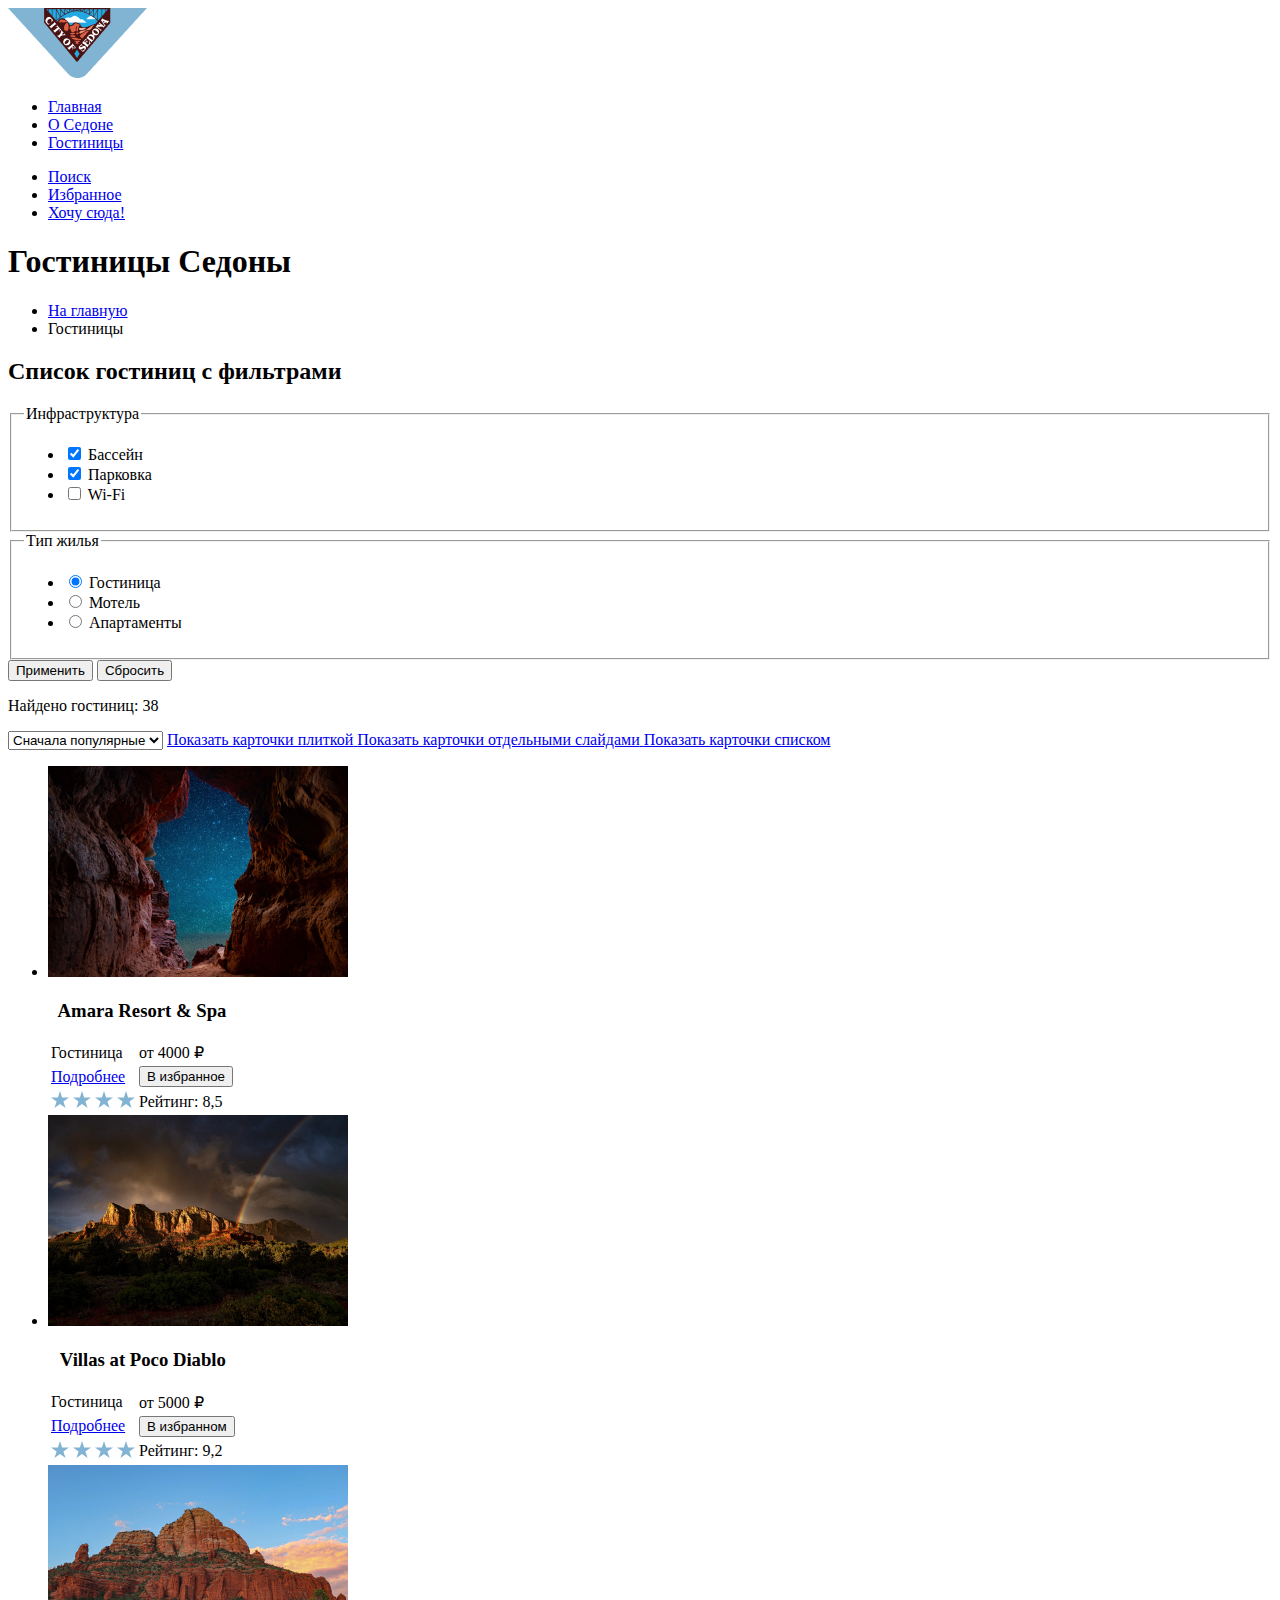
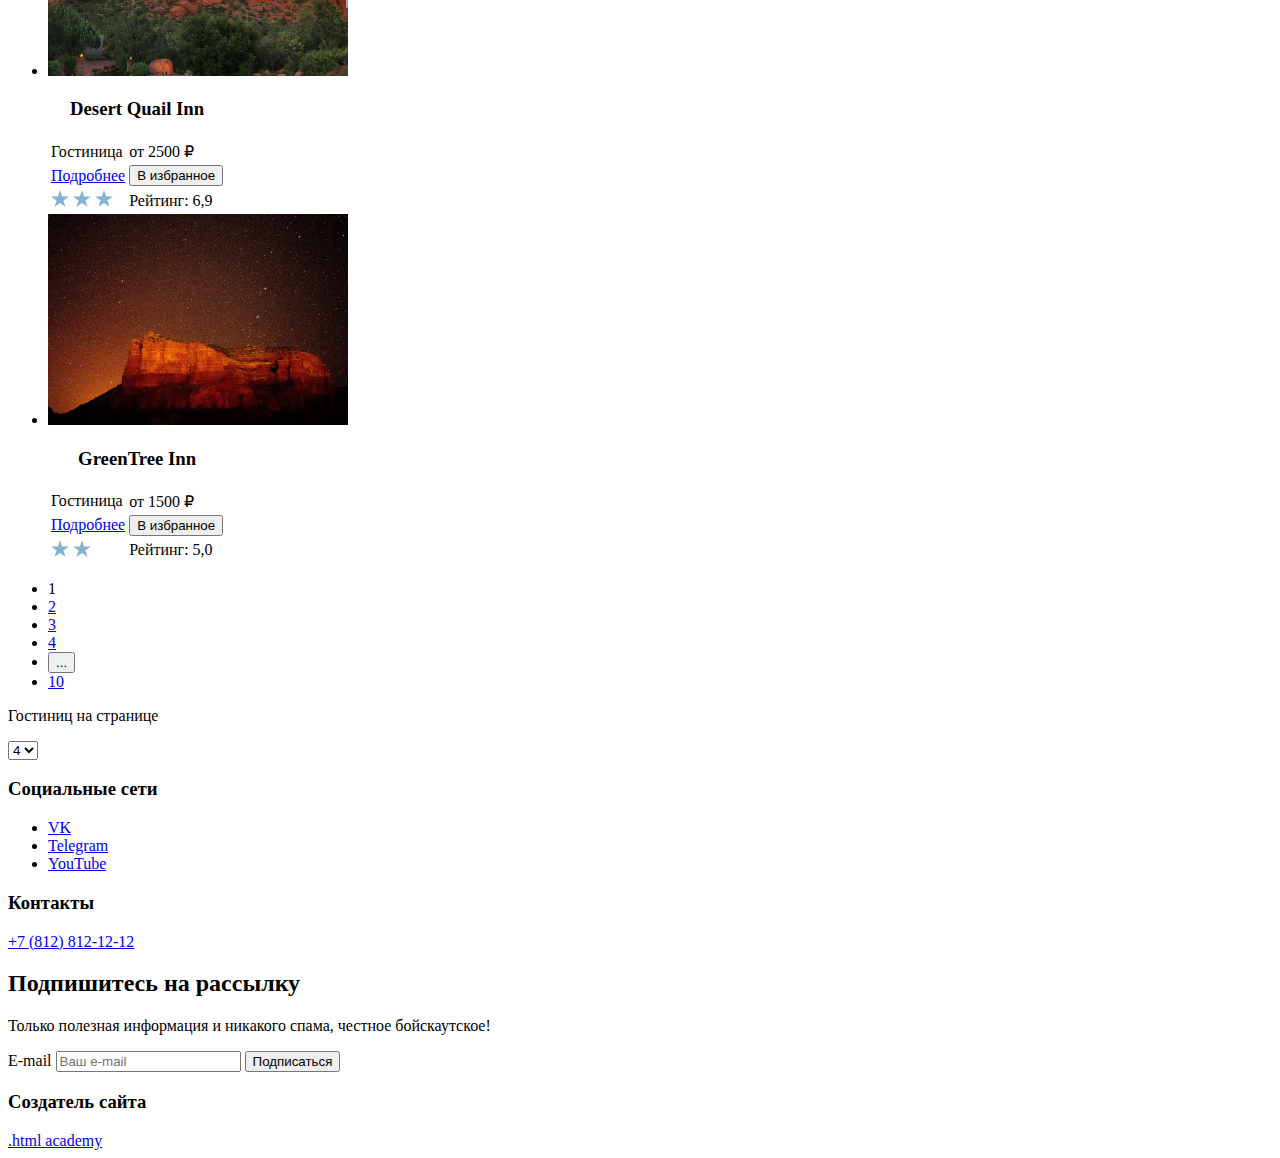
<file: 3/project/catalog.html>
<!DOCTYPE html>
<html lang="ru">
  <head>
    <meta charset="utf-8">
    <title>HTML Academy: Седона</title>
  </head>
  <body>
   <header class="main-header">
    <nav class="page-navigation">
     <a class="navigation-logo" href="index.html">
      <img class="main-header-logo" alt="Логотип сайта города Седона" src="images/logo.png" width="139" height="70">
      </a>
       <ul class="navigation-list">
        <li class="navigation-item">
         <a class="navigation-link" href="index.html">Главная</a>
         </li>
        <li class="navigation-item">
         <a class="navigation-link" href="#">О Седоне</a>
         </li>
        <li class="navigation-item">
         <a class="navigation-link navigation-link-current" href="catalog.html">Гостиницы</a>
         </li>
       </ul>
      <ul class="navigation-list navigation-user">
       <li class="navigation-item">
        <a href="#">
          <span class="visually-hidden">Поиск</span></a>
        </li>
       <li class="navigation-item">
        <a href="#"><span class="visually-hidden">Избранное</span></a>
        </li>
       <li class="navigation-item">
        <a href="#">Хочу сюда!</a>
        </li>
      </ul>
    </nav>
  </header>
    
<main class="main-inner">
  <header class="inner-header">
    <h1 class="inner-header-title">Гостиницы Седоны</h1>
     <ul class="breadcrumbs">
    
      <li class="breadcrumbs-item">
        <a class="button" href="index.html">
          <span class="visually-hidden">На главную</span>
        </a>
      </li>
      <li class="breadcrumbs-item">
        <a class="breadcrumbs-item-link">Гостиницы</a>
      </li>
     </ul>
   </header>

   <section class="catalog-hotels">
    <h2 class="visually-hidden">Список гостиниц с фильтрами</h2>
     <form class="catalog-filter" action="https://echo.htmlacademy.ru/" method="get">
      <fieldset class="catalog-filter-group">
        <legend class="catalog-filter-title">Инфраструктура</legend>
         <ul class="catalog-filter-list">
          <li class="catalog-filter-item">
           <label class="control">
            <input class="control-input" type="checkbox" name="swimming-pool" checked>
          Бассейн
            </label>
          </li>
          <li class="catalog-filter-item">
            <label class="control">
              <input class="control-input" type="checkbox" name="parking" checked>
              Парковка
              </label>
          </li>
          <li class="catalog-filter-item">
            <label class="control">
              <input class="control-input" type="checkbox" name="wi-fi">
                  Wi-Fi
              </label>
           </li>
         </ul>
       </fieldset>

      <fieldset class="catalog-filter-group">
       <legend class="catalog-filter-title">Тип жилья</legend>
        <ul class="catalog-filter-list">
         <li class="catalog-filter-item">
          <label class="control">
            <input class="control-input" type="radio" name="rooms-type" value="hotel" checked>

        Гостиница
           </label>
          </li>
         <li class="catalog-filter-item">
          <label class="control">
            <input class="control-input" type="radio" name="rooms-type" value="motel">

        Мотель
           </label>
         </li>
        <li class="catalog-filter-item">
          <label class="control">
            <input class="control-input" type="radio" name="rooms-type" value="apartments">
        Апартаменты
          </label>
         </li>
       </ul>
      </fieldset>

      <button class="button" type="submit">Применить</button>
      <button class="button-clear" type="submit">Сбросить</button>
     </form>
    <p>Найдено гостиниц: 38</p>
     <select class="select-control" aria-label="Сортировка">
      <option value="popular">Сначала популярные</option>
      <option value="cheap">Сначала дешёвые</option>
      <option value="expensive">Сначала дорогие</option>
      </select>
    
    <a class="button button-current" href="#">
      <span class="visually-hidden">Показать карточки плиткой</span>
    </a>
    <a class="button" href="#">
      <span class="visually-hidden">Показать карточки отдельными слайдами</span>
    </a>
    <a href="#" class="button">
      <span class="visually-hidden">Показать карточки списком</span>
    </a>
     <ul class="hotels-list">
      <li class="hotels-item">
        <a class="hotels-item-link">
          <img src="images/amara.jpg" alt="Amara Resort & SPA" width="300" height="211">
         </a>
        <table>
          <caption><h3 class="hotel-item-title">Amara Resort & Spa</h3></caption>
           <tr>
            <td>Гостиница</td>
            <td>от 4000 ₽</td>
            </tr>
           <tr>
            <td>
              <a href="#" class="hotel-card-button button-view-information">
                <span>Подробнее</span>
              </a>
             </td>
            <td>
              <button class="button" type="submit">В избранное</button>
            </td>
          </tr>
          <tr>
            <td>
              <img src="images/star rate.svg" class="star" alt="звезда">
              <img src="images/star rate.svg" class="star" alt="звезда">
              <img src="images/star rate.svg" class="star" alt="звезда">
              <img src="images/star rate.svg" class="star" alt="звезда">
             </td>
            <td><span class="rate-level">Рейтинг: 8,5</span></td>
           </tr>
        </table>
       </li>
      <li class="hotels-item">
        <a class="hotel-item-link">
         <img src="images/villas at poco.jpg" alt="Villas at Poco Diablo" width="300" height="211">
         </a>
        <table>
          <caption><h3 class="hotel-item-title">Villas at Poco Diablo</h3></caption>
           <tr>
            <td>Гостиница</td>
            <td>от 5000 ₽</td>
           </tr>
          <tr>
            <td>
              <a href="#" class="hotel-card-button button-view-information">
                <span>Подробнее</span>
              </a>
            </td>
            <td>
                <button class="button" type="submit">В избранном</button>
            </td>
           </tr>
          <tr>
            <td>
              <img src="images/star rate.svg" class="star" alt="звезда">
              <img src="images/star rate.svg" class="star" alt="звезда">
              <img src="images/star rate.svg" class="star" alt="звезда">
              <img src="images/star rate.svg" class="star" alt="звезда">
             </td>
            <td>
              <span class="rate-level">Рейтинг: 9,2</span></td>
           </tr>
         </table>
       </li>
      <li class="hotels-item">
        <a class="hotel-item-link">
         <img src="images/desert quail.jpg" alt="Desert Quail Inn" width="300" height="211">
        </a>
        <table>
          <caption><h3 class="hotel-item-title">Desert Quail Inn</h3></caption>
          <tr>
            <td>Гостиница</td>
            <td>от 2500 ₽</td>
          </tr>
          <tr>
            <td>
              <a href="#" class="hotel-card-button button-view-information">
                <span>Подробнее</span>
              </a>
            </td>
            <td>
                <button class="button" type="submit">В избранное</button>
            </td>
          </tr>
          <tr>
            <td>
              <img src="images/star rate.svg" class="star" alt="звезда">
              <img src="images/star rate.svg" class="star" alt="звезда">
              <img src="images/star rate.svg" class="star" alt="звезда">
             </td>
            <td>
              <span class="rate-level">Рейтинг: 6,9</span></td>
           </tr>
         </table>
       </li>
      <li class="hotels-item">
        <a class="hotel-item-link">
         <img src="images/GreenTree.jpg" alt="GreenTree Inn" width="300" height="211">
        </a>
        <table>
          <caption><h3 class="hotel-item-title">GreenTree Inn</h3></caption>
           <tr>
            <td>Гостиница</td>
            <td>от 1500 ₽</td>
            </tr>
           <tr>
            <td>
              <a href="#" class="hotel-card-button button-view-information">
                <span>Подробнее</span>
              </a>
            </td>
            <td>
              <button class="button" type="submit">В избранное</button>
             </td>
            </tr>
           <tr>
            <td>
              <img src="images/star rate.svg" class="star" alt="звезда">
              <img src="images/star rate.svg" class="star" alt="звезда">
            </td>
            <td>
              <span class="rate-level">Рейтинг: 5,0</span></td>
          </tr>
        </table>
      </li>
    </ul>

    <ul class="pagination">
      <li class="pagination-item">
        <a class="pagination-link pagination-current">1</a>
      </li>
      <li class="pagination-item">
        <a class="pagination-link" href="#">2</a>
      </li>
      <li class="pagination-item">
        <a class="pagination-link" href="#">3</a>
      </li>
      <li class="pagination-item">
        <a class="pagination-link" href="#">4</a>
      </li>
      <li class="pagination-item">
        <button class="button pagination-next-four" type="button">...</button>
      </li>
      <li class="pagination-item">
        <a class="pagination-link" href="#">10</a>
      </li>
    </ul>
    
   <p>Гостиниц на странице</p>
    <select class="select-control" aria-label="Сортировка">
     <option value="popular">4</option>
     <option value="cheap">6</option>
     <option value="expensive">8</option>
    </select>
 </section>
</main>
<footer class="page-footer">
  <section class="footer-social">
    <h3 class="visually-hidden">Социальные сети</h3>
     <ul class="footer-social-list">
      <li class="footer-social-item">
        <a class="button" href="https://vk.com/htmlacademy">
          <span class="visually-hidden">VK</span>
        </a>
       </li>
      <li class="footer-social-item">
          <a class="button" href="https://t.me/htmlacademy">
            <span class="visually-hidden">Telegram</span>
          </a>
       </li>
      <li class="footer-social-item">
          <a class="button" href="https://www.youtube.com/user/htmlacademy">
            <span class="visually-hidden">YouTube</span>
          </a>
      </li>
     </ul>
   </section>
  <section class="footer-contacts">
    <h3 class="visually-hidden">Контакты</h3>
     <a class="contacts-phone" href="tel:88128121212">+7 (812) 812-12-12</a>
   </section>
  <section class="newsletter">
    <h2>Подпишитесь на рассылку</h2>
     <p>Только полезная информация и никакого спама, честное бойскаутское!</p>
      <form class="newsletter-form" action="https://echo.htmlacademy.ru/" method="post">
       <label for="newsletter-email">E-mail</label>
        <input class="field" placeholder="Ваш e-mail" type="email" name="newsletter-email" id="newsletter-email">
         <button class="button newsletter-button" type="submit">
          <span class="newsletter-button-subscribe">Подписаться</span>
         </button>
       </form>
   </section>
  <section class="footer-made-by">
    <h3 class="visually-hidden">Создатель сайта</h3>
     <a class="htmlacademy-link" href="https://htmlacademy.ru/">.html academy</a>
   </section>
  </footer>
 </body>
</html>
</file>
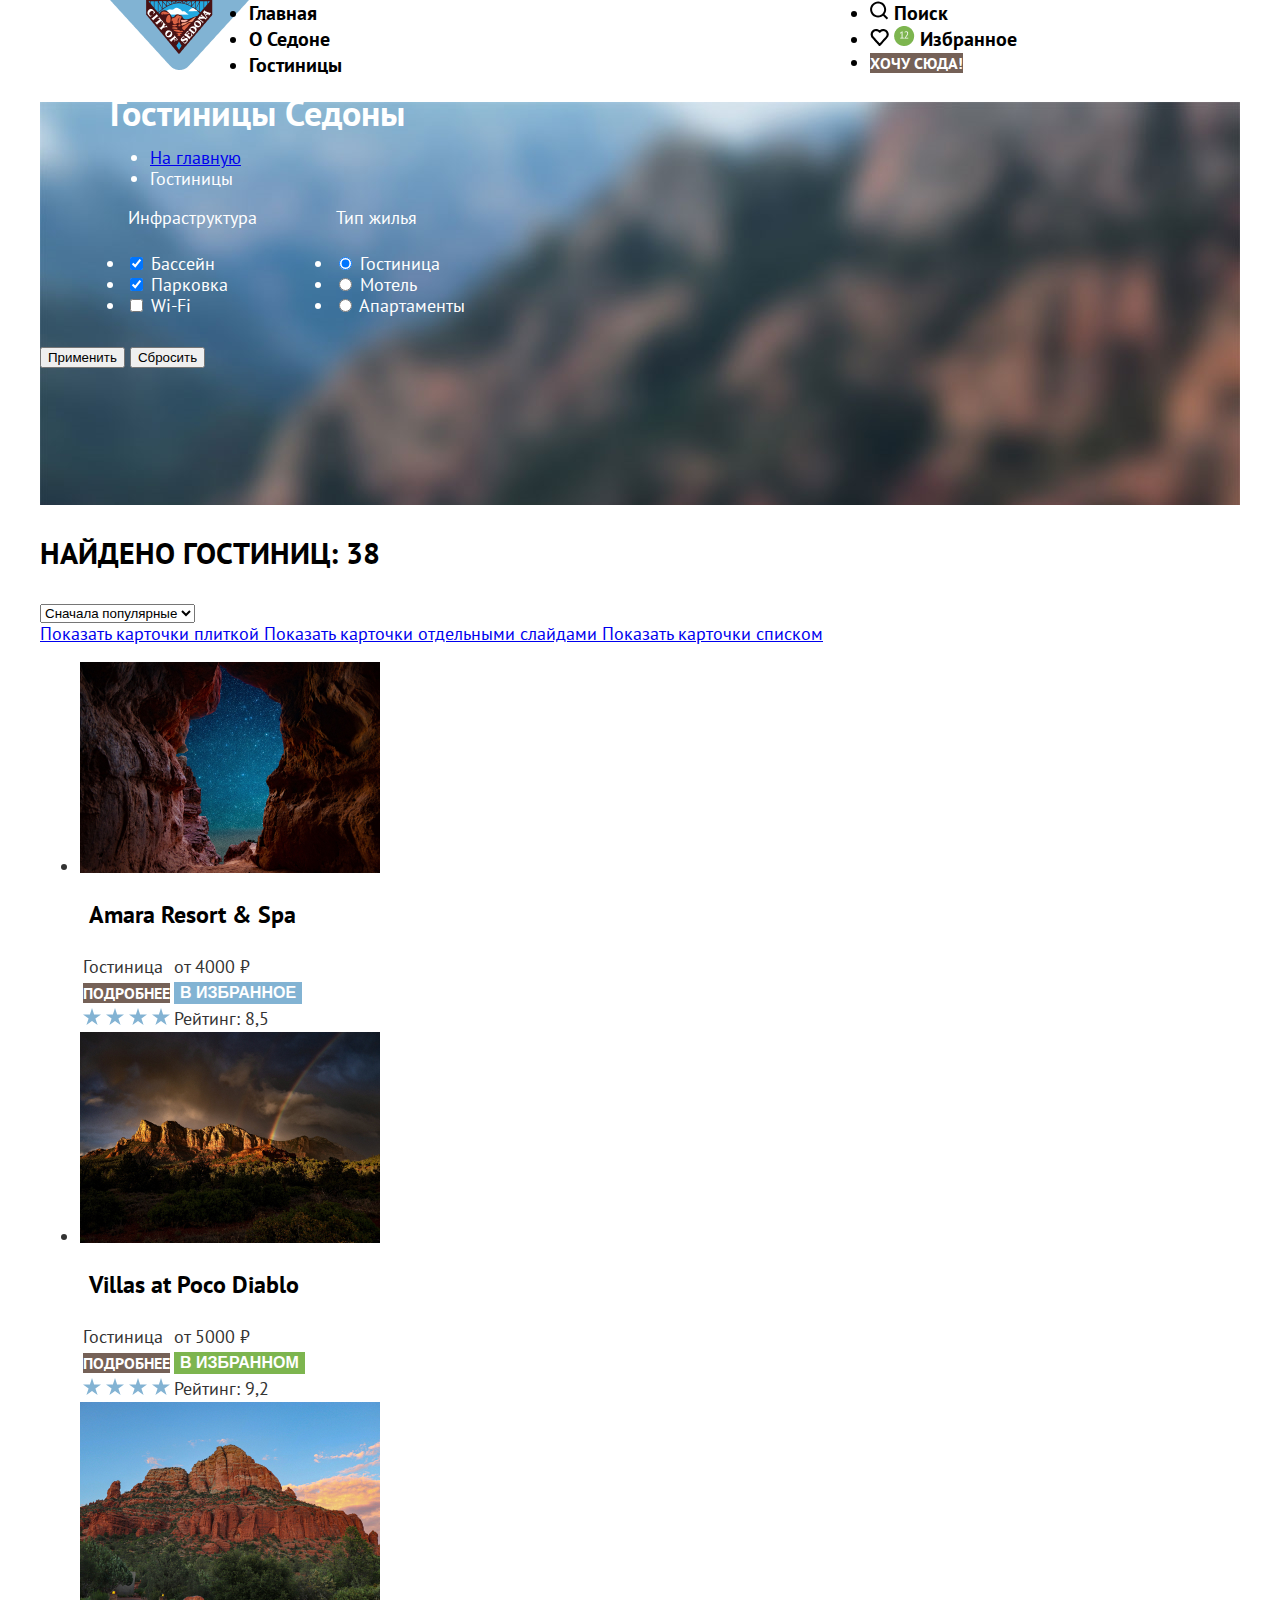
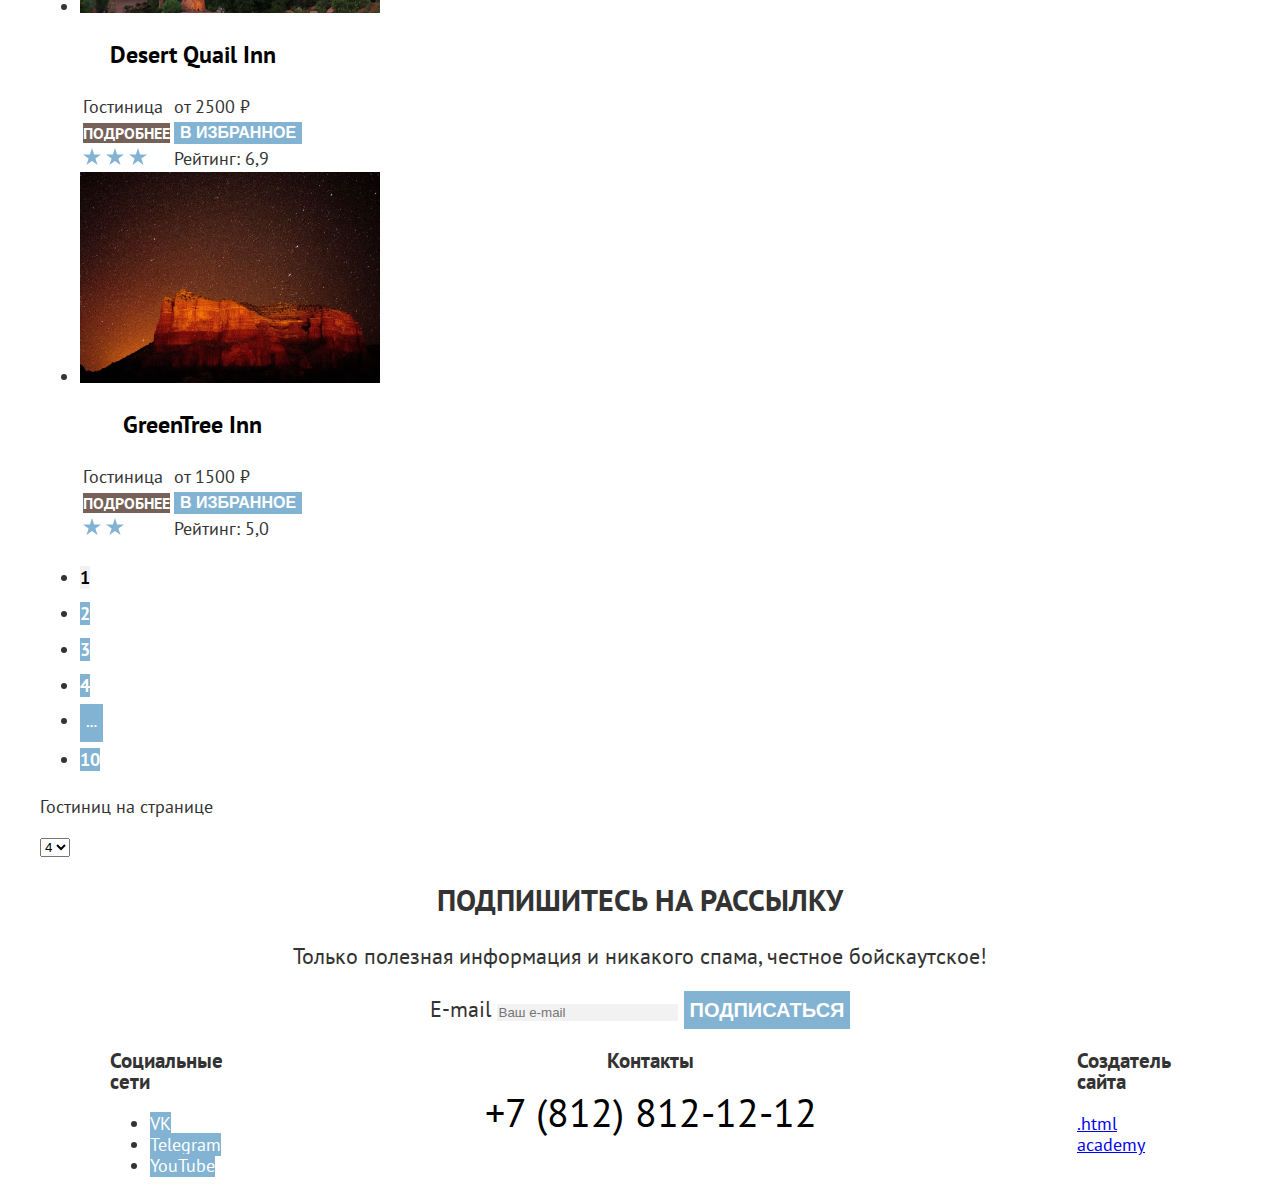
<file: 5/project/catalog.html>
<!DOCTYPE html>
<html lang="ru">
  <head>
    <meta charset="utf-8">
    <title>HTML Academy: Седона</title>
    <link rel="stylesheet" href="styles/styles.css">
  </head>
  <body>
   <header class="main-header">
    <nav class="page-navigation">
     <a class="navigation-logo" href="index.html">
      <img class="main-header-logo" alt="Логотип сайта города Седона" src="images/logo.png" width="139" height="70">
     </a>
       <ul class="navigation-list">
        <li class="navigation-item">
         <a class="navigation-link" href="index.html">Главная</a>
        </li>
        <li class="navigation-item">
         <a class="navigation-link" href="#">О Седоне</a>
        </li>
        <li class="navigation-item">
         <a class="navigation-link navigation-link-current" href="catalog.html">Гостиницы</a>
        </li>
       </ul>
      <ul class="navigation-list navigation-user">
       <li class="navigation-item">
        <a class="navigation-link" href="#">
          <img src="images/icon-search.svg" alt="значок поиска">
          <span class="visually-hidden">Поиск</span></a>
       </li>
       <li class="navigation-item">
        <img src="images/favourite.png" alt="значок сердечко">
          <img src="images/favourites-number.png" alt="число гостиниц в избранном">
           <a class="navigation-link" href="#"><span class="visually-hidden">Избранное</span></a>
       </li>
       <li class="navigation-item">
        <a class ="navigation-link link-to-catalog" href="catalog.html">Хочу сюда!</a>
       </li>
      </ul>
    </nav>
   </header>

   <main class="main-inner main-container">
    <div class="page-container">
    <div class="inner-filters-list">
    <header class="inner-header">
     <h1 class="inner-header-title">Гостиницы Седоны</h1>
      <ul class="breadcrumbs">
       <li class="breadcrumbs-item">
        <a class="button" href="index.html">
          <span class="visually-hidden">На главную</span>
        </a>
       </li>
       <li class="breadcrumbs-item">
        <a class="breadcrumbs-item-link">Гостиницы</a>
       </li>
      </ul>
    </header>
    <section class="catalog-hotels">
    <div class="catalog-hotels-filters">
    <h2 class="visually-hidden" hidden>Список гостиниц с фильтрами</h2>

     <form class="catalog-filter" action="https://echo.htmlacademy.ru/" method="get">
      <fieldset class="catalog-filter-group">
        <legend class="catalog-filter-title">Инфраструктура</legend>
         <ul class="catalog-filter-list">
          <li class="catalog-filter-item">
           <label class="control">
            <input class="control-input" type="checkbox" name="swimming-pool" checked>
          Бассейн
           </label>
          </li>
          <li class="catalog-filter-item">
            <label class="control">
              <input class="control-input" type="checkbox" name="parking" checked>
              Парковка
            </label>
          </li>
          <li class="catalog-filter-item">
            <label class="control">
              <input class="control-input" type="checkbox" name="wi-fi">
                  Wi-Fi
            </label>
           </li>
         </ul>
      </fieldset>

      <fieldset class="catalog-filter-group">
      <legend class="catalog-filter-title">Тип жилья</legend>
        <ul class="catalog-filter-list">
        <li class="catalog-filter-item">
          <label class="control">
          <input class="control-input" type="radio" name="rooms-type" value="hotel" checked>

      Гостиница
          </label>
        </li>
        <li class="catalog-filter-item">
          <label class="control">
          <input class="control-input" type="radio" name="rooms-type" value="motel">

      Мотель
          </label>
        </li>
        <li class="catalog-filter-item">
        <label class="control">
          <input class="control-input" type="radio" name="rooms-type" value="apartments">
      Апартаменты
        </label>
        </li>
        </ul>
      </fieldset>
     </form>
     <button class="button" type="submit">Применить</button>
     <button class="button-clear" type="submit">Сбросить</button>
    </div>
    </div>
    <div class="founded-hotels-list">
     <p class="search-results">Найдено гостиниц: 38</p>
      <div class="select">
      <select class="select-control" aria-label="Сортировка">
      <option value="popular">Сначала популярные</option>
      <option value="cheap">Сначала дешёвые</option>
      <option value="expensive">Сначала дорогие</option>
      </select>
      </div>
     <a class="button button-current" href="#">
      <span class="visually-hidden">Показать карточки плиткой</span>
     </a>
     <a class="button" href="#">
      <span class="visually-hidden">Показать карточки отдельными слайдами</span>
     </a>
     <a href="#" class="button">
      <span class="visually-hidden">Показать карточки списком</span>
     </a>
    </div>

     <ul class="hotels-list">
      <li class="hotels-item">
        <a class="hotels-item-link">
          <img src="images/amara.jpg" alt="Amara Resort & SPA" width="300" height="211">
         </a>
        <table>
          <caption><h3 class="hotel-item-title">Amara Resort & Spa</h3></caption>
           <tr>
            <td>Гостиница</td>
            <td>от 4000 ₽</td>
            </tr>
           <tr>
            <td>
              <a href="#" class="hotel-card-button button-view-information">
                <span>Подробнее</span>
              </a>
             </td>
            <td>
              <button class="button button-add-to-favourite" type="submit">В избранное</button>
            </td>
          </tr>
          <tr>
            <td>
              <img src="images/star-rate.svg" class="star" alt="звезда">
              <img src="images/star-rate.svg" class="star" alt="звезда">
              <img src="images/star-rate.svg" class="star" alt="звезда">
              <img src="images/star-rate.svg" class="star" alt="звезда">
             </td>
            <td><span class="rate-level">Рейтинг: 8,5</span></td>
           </tr>
        </table>
      </li>
      <li class="hotels-item">
        <a class="hotel-item-link">
         <img src="images/villas-at-poco.jpg" alt="Villas at Poco Diablo" width="300" height="211">
         </a>
        <table>
          <caption><h3 class="hotel-item-title">Villas at Poco Diablo</h3></caption>
           <tr>
            <td>Гостиница</td>
            <td>от 5000 ₽</td>
           </tr>
          <tr>
            <td>
              <a href="#" class="hotel-card-button button-view-information">
                <span>Подробнее</span>
              </a>
            </td>
            <td>
                <button class="button button-added-to-favourite" type="submit">В избранном</button>
            </td>
           </tr>
          <tr>
            <td>
              <img src="images/star-rate.svg" class="star" alt="звезда">
              <img src="images/star-rate.svg" class="star" alt="звезда">
              <img src="images/star-rate.svg" class="star" alt="звезда">
              <img src="images/star-rate.svg" class="star" alt="звезда">
             </td>
            <td>
              <span class="rate-level">Рейтинг: 9,2</span></td>
           </tr>
         </table>
      </li>
      <li class="hotels-item">
        <a class="hotel-item-link">
         <img src="images/desert-quail.jpg" alt="Desert Quail Inn" width="300" height="211">
        </a>
        <table>
          <caption><h3 class="hotel-item-title">Desert Quail Inn</h3></caption>
          <tr>
            <td>Гостиница</td>
            <td>от 2500 ₽</td>
          </tr>
          <tr>
            <td>
              <a href="#" class="hotel-card-button button-view-information">
                <span>Подробнее</span>
              </a>
            </td>
            <td>
                <button class="button button-add-to-favourite" type="submit">В избранное</button>
            </td>
          </tr>
          <tr>
            <td>
              <img src="images/star-rate.svg" class="star" alt="звезда">
              <img src="images/star-rate.svg" class="star" alt="звезда">
              <img src="images/star-rate.svg" class="star" alt="звезда">
             </td>
            <td>
              <span class="rate-level">Рейтинг: 6,9</span></td>
           </tr>
         </table>
      </li>
      <li class="hotels-item">
        <a class="hotel-item-link">
         <img src="images/GreenTree.jpg" alt="GreenTree Inn" width="300" height="211">
        </a>
        <table>
          <caption><h3 class="hotel-item-title">GreenTree Inn</h3></caption>
           <tr>
            <td>Гостиница</td>
            <td>от 1500 ₽</td>
            </tr>
           <tr>
            <td>
              <a href="#" class="hotel-card-button button-view-information">
                <span>Подробнее</span>
              </a>
            </td>
            <td>
              <button class="button button-add-to-favourite" type="submit">В избранное</button>
             </td>
            </tr>
           <tr>
            <td>
              <img src="images/star-rate.svg" class="star" alt="звезда">
              <img src="images/star-rate.svg" class="star" alt="звезда">
            </td>
            <td>
              <span class="rate-level">Рейтинг: 5,0</span></td>
          </tr>
        </table>
      </li>
     </ul>

    <ul class="pagination">
      <li class="pagination-item">
        <a class="pagination-link pagination-current">1</a>
      </li>
      <li class="pagination-item">
        <a class="pagination-link" href="#">2</a>
      </li>
      <li class="pagination-item">
        <a class="pagination-link" href="#">3</a>
      </li>
      <li class="pagination-item">
        <a class="pagination-link" href="#">4</a>
      </li>
      <li class="pagination-item">
        <button class="button pagination-next-four" type="button">...</button>
      </li>
      <li class="pagination-item">
        <a class="pagination-link" href="#">10</a>
      </li>
    </ul>

    <p>Гостиниц на странице</p>
    <select class="select-control" aria-label="Сортировка">
     <option value="popular">4</option>
     <option value="cheap">6</option>
     <option value="expensive">8</option>
    </select>
    </section>
    <section class="newsletter">
     <h2>Подпишитесь на рассылку</h2>
      <p>Только полезная информация и никакого спама, честное бойскаутское!</p>
       <form class="newsletter-form" action="https://echo.htmlacademy.ru/" method="post">
        <label for="newsletter-email">E-mail</label>
         <input class="field" placeholder="Ваш e-mail" type="email" name="newsletter-email" id="newsletter-email">
          <button class="button newsletter-button" type="submit">
           <span class="newsletter-button-subscribe">Подписаться</span>
          </button>
       </form>
    </section>
    </div>
   </main>
   <footer class="page-footer">
    <div class="footer-container">
    <section class="footer-social">
    <h3 class="visually-hidden">Социальные сети</h3>
     <ul class="footer-social-list">
      <li class="footer-social-item">
        <a class="button" href="https://vk.com/htmlacademy">
          <span class="visually-hidden">VK</span>
        </a>
      </li>
      <li class="footer-social-item">
          <a class="button" href="https://t.me/htmlacademy">
            <span class="visually-hidden">Telegram</span>
          </a>
      </li>
      <li class="footer-social-item">
          <a class="button" href="https://www.youtube.com/user/htmlacademy">
            <span class="visually-hidden">YouTube</span>
          </a>
      </li>
     </ul>
    </section>
    <section class="footer-contacts">
    <h3 class="visually-hidden">Контакты</h3>
     <a class="contacts-phone" href="tel:88128121212">+7 (812) 812-12-12</a>
    </section>

    <section class="footer-made-by">
    <h3 class="visually-hidden">Создатель сайта</h3>
     <a class="htmlacademy-link" href="https://htmlacademy.ru/">.html academy</a>
    </section>
    </div>
   </footer>
  </body>
</html>
</file>
<file: project/styles/styles.css>
@font-face {
  font-family: "PT Sans";
  font-style: normal;
  font-weight: 400;
  src: url("../fonts/ptsans-400.woff2") format("woff2");
  font-display: swap;
}

@font-face {
  font-family: "PT Sans";
  font-style: normal;
  font-weight: 700;
  src: url("../fonts/ptsans-700.woff2") format("woff2");
  font-display: swap;
}

html {
  height: 100%;
}

body {
  font-size: 18px;
  background-color: rgba(255, 255, 255, 1);
  color: rgba(51, 51, 51, 1);
  margin: 0;
  line-height: 21px;

  display: flex;
  flex-direction: column;
  min-height: 100%;
  font-family: "PT Sans", sans-serif;
}

.visually-hidden {
  position: absolute;
  width: 1px;
  height: 1px;
  margin: -1px;
  padding: 0;
  border: 0;
  clip: rect(0 0 0 0);
  overflow: hidden;
}

.main-header {
  color: rgba(0, 0, 0, 1);
}

.main-container {
  flex-grow: 1;
}

.page-navigation {
  width: 1060px;
  margin: 0 auto;
  display: flex;
}

.navigation-list {
  width: 450px;
  margin: 0;
  padding: 0;
  list-style-type: none;
  display: flex;
  flex-wrap: wrap;
}

.navigation-user {
  max-width: 350px;
  margin-left: auto;
}

.navigation-user .navigation-link, .link-to-catalog {
  min-width: 20px;
  min-height: 20px;
  display: flex;
}

.navigation-link {
  font-style: bold;
  font-size: 20px;
  line-height: 26px;
  font-weight: 700;
  text-align: center;
  text-decoration: none;
  text-transform: capitalize;
  color: rgba(0, 0, 0, 1);
  padding: 20px 17px 19px;
  display: block;
}


.link-to-catalog {
  font-style: bold;
  font-size: 16px;
  line-height: 20px;
  background-color:  rgba(117, 97, 87, 1);
  color: rgba(255, 255, 255, 1);
  text-align: center;
  text-decoration: none;
  text-transform: uppercase;
  width: 160px;
  padding: 9px 15px 8px;
}

.page-container {
  width: 1200px;
  margin: 0 auto;
}

.index-opening {
  background-image: url("../images/index-background.jpg");
  height: 485px;
  background-size: 100% auto;
  background-repeat: no-repeat;
}

.title-image {
  display: block;
  margin: -10px auto;
  padding-top: 52px;
  padding-bottom: 84px;

}

.advantage-title {
  font-style: bold;
  font-size: 30px;
  line-height: 36px;
  font-weight: 700;
  text-transform: uppercase;
  text-align: center;
}

.advantage-intro {
  text-align: center;
}

.advantages-list {
  margin: 0;
  list-style-type: none;
  padding: 0;
}

 .super-blue {
  background-color: rgba(130, 179, 211, 1);
  color: rgba(255, 255, 255, 1);
  text-align: center;
  display: flex;
  margin: 0;
  flex-direction: column;
  width: 400px;
}

.advantage-title {
  margin: 63px 290px 31px;
  width: 620px;
}

.advantage-intro {
  margin-top: 0;
  margin-bottom: 90px;
}

.advantage-item-name {
  font-size: 24px;
  line-height: 28px;
  font-style: bold;
  font-weight: 700;
  text-align: center;
  text-transform: uppercase;
  color: rgba(0, 0, 0, 1);
  margin: 30px;

}

.advantage-item-name-white {
  font-size: 24px;
  line-height: 28px;
  font-style: bold;
  font-weight: 700;
  text-align: center;
  text-transform: uppercase;
  color: rgba(255, 255, 255, 1);
  margin-top: 92px;
  margin-bottom: 30px;
}

.second-list-name {
  margin: 103px 85px 30px;
}

.advantage-item-description {
  margin: 0 81px 80px;
  width: 230px;
}

.number-sign {
  margin-bottom: 30px;
}

.first-advantages-item-list {
  text-align: center;
  text-decoration: none;
  color: #333333;
  margin: 0;
  padding: 0;
  display: flex;
  justify-content: space-between;
}

.first-advantages-item, .first-advantages-item-blue {
  width: 400px;
  margin: 0;

}

.first-advantages-item-blue, .reason-to-visit {
  background-color: rgba(131, 179, 211, 0.12);
  width: 400px;
}

.three-reasons-to-visit li {
  text-decoration: none;
  text-align: center;
  list-style-type: none;
}

.real-city, .item-bridge {
  display: flex;
  justify-content: space-between;
}

.second-advantages-item-list {
  display: flex;
  margin: 0;
  padding: 0;
}

.reason-to-visit-four {
background-color: rgba(131, 179, 211, 0.2);
color: rgba(51, 51, 51, 1);
text-align: center;
text-decoration: none;
width: 400px;
}

.how-interesting {
  font-style: bold;
  font-size: 30px;
  line-height: 36px;
  font-weight: 700;
  text-align: center;
  text-transform: uppercase;
  vertical-align: top;
  color: rgba(0, 0, 0, 1);
  margin: 91px 451px 29px;
}

.wanna-try{
  margin: 0 304px 56px;
}

.hotel-search {
  text-align: center;
}

.button-search {
  background-color: rgba(117, 97, 87, 1);
  color: rgba(255, 255, 255, 1);
  font-weight: 700;
  font-style: bold;
  font-size: 20px;
  line-height: 36px;
  text-align: center;
  vertical-align: center;
  text-transform: uppercase;
  text-decoration: none;
}


.footer-container {
  display: flex;
  width: 1060px;
  margin: 0 auto;
  padding: 45px 0;
}

.newsletter {
  background-color: rgba(255, 255, 255, 1);
  text-align: center;
  color: rgba(51, 51, 51, 1);
  font-size: 22px;
  line-height: 26px;

}

.newsletter-main {
  background-image: url("../images/background-for-subscribe-input.jpg");

  height: 411px;
  background-size: 100% auto;
  background-repeat: no-repeat;
  color: rgba(255, 255, 255, 1);
  display: block;
}

.newsletter h2 {
  text-transform: uppercase;
  font-size: 30px;
  line-height: 36px;
}

.field {
  background-color: rgba(242, 242, 242, 1);
  border: none;
}

.newsletter-button {
  background-color: rgba(130, 179, 211, 1);
  color: rgba(255, 255, 255, 1);
  font-size: 20px;
  line-height: 36px;
  text-align: center;
  text-transform: uppercase;
  border: none;
  font-style: bold;
  font-weight: 700;
}

.footer-social {
  max-width: 147px;
  margin-right: 236.5px;
}

.footer-social-list {
  margin: 0;
  padding: 0;
  list-style-type: none;
  display: flex;
  flex-wrap: wrap;
}

.footer-social-item {
  width: 50px;
  height: 45px;
}

.footer-contacts {
  text-align: center;
  width: 720px;
  margin-right: 235.5px;
}

.contacts-phone {
  font-size: 40px;
  line-height: 40px;
  font-style: normal;
  text-align: center;
  color: rgba(0, 0, 0, 1);
  text-decoration: none;
}

.catalog-hotels {
  display: flex;
}

.inner-header {
  margin-left: 70px;
}

.inner-header-title {
  margin-top: 30px;
  font-size: 60px;
  line-height: 78px;
  margin-top: 30px;
  margin-bottom: 10px;
}

.breadcrumbs {
  display: flex;
  margin: 0;
  padding: 0;
  list-style-type: none;
}

.inner-filters-list {
  color:rgba(255, 255, 255, 1);
  background-image: url("../images/filters-background.jpg");
  width: 1200x;
  height: 403px;
  background-size: 100% auto;
  background-repeat: no-repeat;
}

.catalog-filter-list {
  padding: 0;
}

.catalog-filter {
  display: flex;
  justify-content: space-between;
  width: 370px;
  margin-left: 70px;
}

.catalog-filter-group {
  padding: 70;
  border: none;
}

.sorting-container {
  display: flex;
  background-color: rgba(255, 255, 255, 1);
  color: rgba(0, 0, 0, 1);
  margin-bottom: 76px;
  padding: 14px;
}

.sorting-container .button {
  width: 48px;
  height: 48px;
}

.search-results {
  color: rgba(0, 0, 0, 1);
  font-size: 30px;
  line-height: 36px;
  text-transform: uppercase;
  font-weight: 700;
}

.founded-hotels-list {
  width: 1056px;
}

.hotels-list {
  list-style-type: none;
  margin: 0;
  padding: 0;
}

.hotel-item-title {
  color: rgba(0, 0, 0, 1);
  font-size: 24px;
  line-height: 28px;
  font-weight: 700;
}

.button-view-information {
  background-color: rgba(117, 97, 87, 1);
  color: rgba(255, 255, 255, 1);
  font-size: 16px;
  line-height: 20px;
  font-weight: 700;
  text-transform: uppercase;
  text-decoration: none;
}

.button-add-to-favourite {
  background-color: rgba(130, 179, 211, 1);
  color: rgba(255, 255, 255, 1);
  font-size: 16px;
  line-height: 20px;
  font-weight: 700;
  text-transform: uppercase;
  border: none;
}

.button-added-to-favourite {
  background-color: rgba(125, 181, 79, 1);
  color: rgba(255, 255, 255, 1);
  font-size: 16px;
  line-height: 20px;
  font-weight: 700;
  text-transform: uppercase;
  border: none;
}

.pagination-container {
  background-color: rgba(255, 255, 255, 1);
  display: flex;
  padding: 12px;
}

.pagination {
  display: flex;
  margin: 0;
  padding: 0;
  list-style-type: none;
}

.pagination-item:not(:last-child) {
  margin-right: 8px;
}

.pagination-link,
.pagination-next-four {
  color: rgba(255, 255, 255, 1);
  background-color: rgba(130, 179, 211, 1);;
  text-decoration: none;
  line-height: 36px;
  font-weight: 700;
  border: none;
  width: 60px;
  height: 60px;
  padding: 13px 25px;
  display: block;
  box-sizing: border-box;
}

.pagination-current {
  color: rgba(0, 0, 0, 1);
  background-color: rgba(242, 242, 242, 1);
}

.footer-social-item a {
  background-color: rgba(130, 179, 211, 1);
  color:rgba(255, 255, 255, 1);
  text-decoration: none;
}
</file>
<file: 5/project/styles/styles.css>
@font-face {
  font-family: "PT Sans";
  font-style: normal;
  font-weight: 400;
  src: url("../fonts/ptsans-400.woff2") format("woff2");
  font-display: swap;
}

@font-face {
  font-family: "PT Sans";
  font-style: normal;
  font-weight: 700;
  src: url("../fonts/ptsans-700.woff2") format("woff2");
  font-display: swap;
}

html {
  height: 100%;
}

body {
  font-size: 18px;
  background-color: rgba(255, 255, 255, 1);
  color: rgba(51, 51, 51, 1);
  margin: 0;
  line-height: 21px;

  display: flex;
  flex-direction: column;
  min-height: 100%;
  font-family: "PT Sans", sans-serif;
}

.main-header {
  color: rgba(0, 0, 0, 1);
}

.main-container {
  flex-grow: 1;
}

.page-navigation {
  width: 1060px;
  margin: 0 auto;
  display: flex;
}

.navigation-list {
  width: 390px;
  margin: 0;
  padding: 0;
}

.navigation-user {
  max-width: 300px;
  margin-left: auto;
}

.navigation-link {
  font-style: bold;
  font-size: 20px;
  line-height: 26px;
  font-weight: 700;
  text-align: center;
  text-decoration: none;
  text-transform: capitalize;
  color: rgba(0, 0, 0, 1);
}

.link-to-catalog {
  font-style: bold;
  font-size: 16px;
  line-height: 20px;
  background-color:  rgba(117, 97, 87, 1);
  color: rgba(255, 255, 255, 1);
  text-align: center;
  text-decoration: none;
  text-transform: uppercase;
}

.page-container {
  width: 1200px;
  margin: 0 auto;
}

.index-opening {
  background-image: url("../images/index-background.jpg");
  height: 485px;
  background-size: 100% auto;
  background-repeat: no-repeat;
}

.title-image {
  display: block;
  margin: 0 auto;
}

.advantage-title {
  font-style: bold;
  font-size: 30px;
  line-height: 36px;
  font-weight: 700;
  text-transform: uppercase;
  text-align: center;
}

.advantage-intro {
  text-align: center;
}

.advantages-list {
  margin: 0;
  padding: 0;
}

 .super-blue {
  background-color: rgba(130, 179, 211, 1);
  color: rgba(255, 255, 255, 1);
  text-align: center;
  display: flex;
  margin: 0;
  flex-direction: column;
  width: 400px;
}

.advantage-item-container {
  width: 400px;
  display: flex;
  justify-content: space-between;
  margin: 0;
}

.advantage-item-name {
  font-size: 24px;
  line-height: 28px;
  font-style: bold;
  font-weight: 700;
  text-align: center;
  text-transform: uppercase;
  color: rgba(0, 0, 0, 1);
}

.advantage-item-name-white {
  font-size: 24px;
  line-height: 28px;
  font-style: bold;
  font-weight: 700;
  text-align: center;
  text-transform: uppercase;
  color: rgba(255, 255, 255, 1);
}

.first-advantages-item-list {
  text-align: center;
  text-decoration: none;
  color: #333333;
  margin: 0;
  padding: 0;
  display: flex;
  justify-content: space-between;
}

.first-advantages-item, .first-advantages-item-blue {
  width: 400px;
  margin: 0;
}

.first-advantages-item-blue, .reason-to-visit {
  background-color: rgba(131, 179, 211, 0.12);
  width: 400px;
}

.three-reasons-to-visit li {
  text-decoration: none;
  text-align: center;
}

.real-city, .item-bridge {
  display: flex;
  justify-content: space-between;
}

.second-advantages-item-list {
  display: flex;
  margin: 0;
  padding: 0;
}

.reason-to-visit-four {
background-color: rgba(131, 179, 211, 0.2);
color: rgba(51, 51, 51, 1);
text-align: center;
text-decoration: none;
width: 400px;
}

.how-interesting {
  font-style: bold;
  font-size: 30px;
  line-height: 36px;
  font-weight: 700;
  text-align: center;
  text-transform: uppercase;
  vertical-align: top;
  color: rgba(0, 0, 0, 1);
}

.hotel-search {
  text-align: center;
}

.button-search {
  background-color: rgba(117, 97, 87, 1);
  color: rgba(255, 255, 255, 1);
  font-weight: 700;
  font-style: bold;
  font-size: 20px;
  line-height: 36px;
  text-align: center;
  vertical-align: center;
  text-transform: uppercase;
  text-decoration: none;
}

.footer-container {
  display: flex;
  width: 1060px;
  margin: 0 auto;
}

.newsletter {
  background-color: rgba(255, 255, 255, 1);
  text-align: center;
  color: rgba(51, 51, 51, 1);
  font-size: 22px;
  line-height: 26px;

}

.newsletter-main {
  background-image: url("../images/background-for-subscribe-input.jpg");

  height: 411px;
  background-size: 100% auto;
  background-repeat: no-repeat;
  color: rgba(255, 255, 255, 1);
}

.newsletter h2 {
  text-transform: uppercase;
  font-size: 30px;
  line-height: 36px;
}

.field {
  background-color: rgba(242, 242, 242, 1);
  border: none;
}

.newsletter-button {
  background-color: rgba(130, 179, 211, 1);
  color: rgba(255, 255, 255, 1);
  font-size: 20px;
  line-height: 36px;
  text-align: center;
  text-transform: uppercase;
  border: none;
  font-style: bold;
  font-weight: 700;
}

.footer-social {
  max-width: 147px;
  margin-right: 236.5px;
}

.footer-contacts {
  text-align: center;
  width: 720px;
  margin-right: 235.5px;
}

.contacts-phone {
  font-size: 40px;
  line-height: 40px;
  font-style: normal;
  text-align: center;
  color: rgba(0, 0, 0, 1);
  text-decoration: none;
}

.catalog-hotels {
  display: flex;
}

.inner-header {
  margin-left: 70px;
}

.inner-filters-list {
  color:rgba(255, 255, 255, 1);
  background-image: url("../images/filters-background.jpg");
  width: 1200x;
  height: 403px;
  background-size: 100% auto;
  background-repeat: no-repeat;
}

.catalog-filter-list {
  padding: 0;
}

.catalog-filter {
  display: flex;
  justify-content: space-between;
  width: 370px;
  margin-left: 70px;
}

.catalog-filter-group {
  padding: 70;
  border: none;
}

.search-results {
  color: rgba(0, 0, 0, 1);
  font-size: 30px;
  line-height: 36px;
  text-transform: uppercase;
  font-weight: 700;
}

.founded-hotels-list {
  width: 1056px;
}

.hotel-item-title {
  color: rgba(0, 0, 0, 1);
  font-size: 24px;
  line-height: 28px;
  font-weight: 700;
}

.button-view-information {
  background-color: rgba(117, 97, 87, 1);
  color: rgba(255, 255, 255, 1);
  font-size: 16px;
  line-height: 20px;
  font-weight: 700;
  text-transform: uppercase;
  text-decoration: none;
}

.button-add-to-favourite {
  background-color: rgba(130, 179, 211, 1);
  color: rgba(255, 255, 255, 1);
  font-size: 16px;
  line-height: 20px;
  font-weight: 700;
  text-transform: uppercase;
  border: none;
}

.button-added-to-favourite {
  background-color: rgba(125, 181, 79, 1);
  color: rgba(255, 255, 255, 1);
  font-size: 16px;
  line-height: 20px;
  font-weight: 700;
  text-transform: uppercase;
  border: none;
}

.pagination-link,
.pagination-next-four {
  color: rgba(255, 255, 255, 1);
  background-color: rgba(130, 179, 211, 1);
  text-decoration: none;
  line-height: 36px;
  font-weight: 700;
  border: none;
}

.pagination-current {
  color: rgba(0, 0, 0, 1);
  background-color: rgba(242, 242, 242, 1);
}

.footer-social-item a {
  background-color: rgba(130, 179, 211, 1);
  color:rgba(255, 255, 255, 1);
  text-decoration: none;
}
</file>
